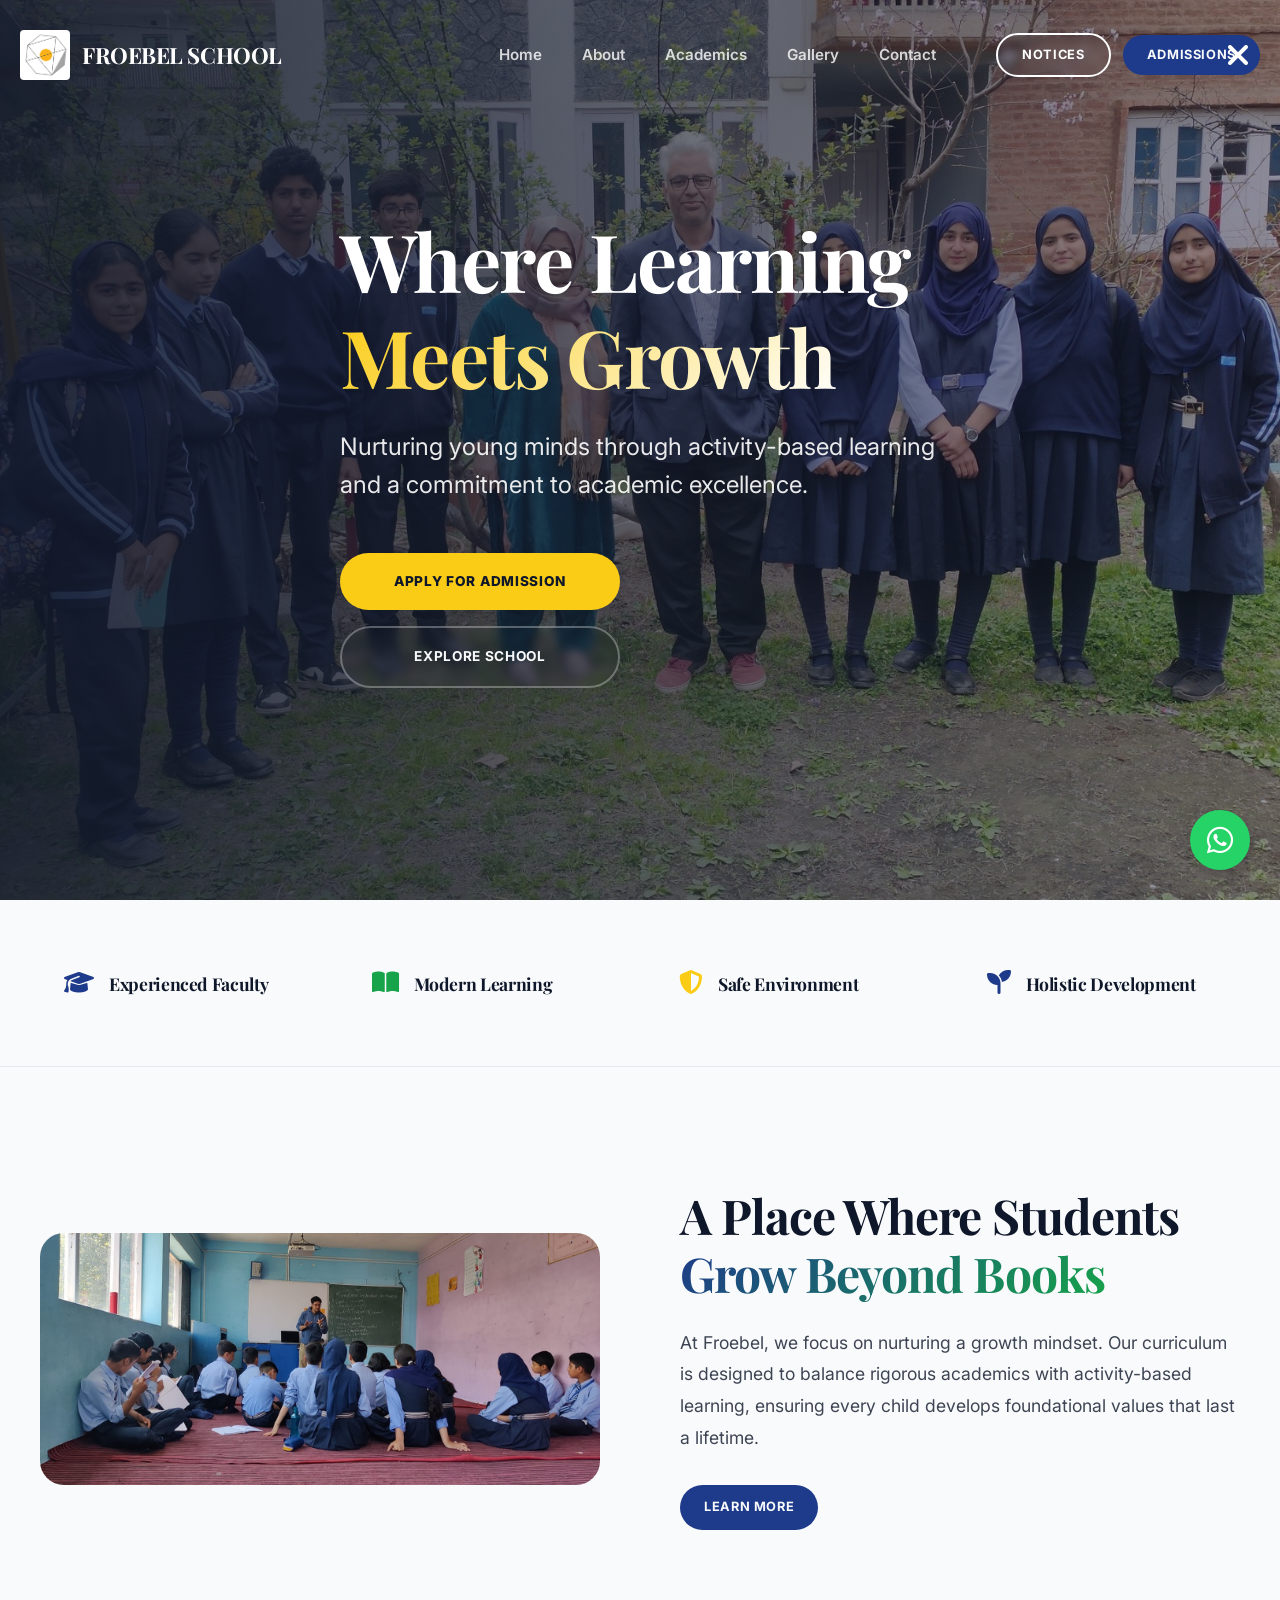
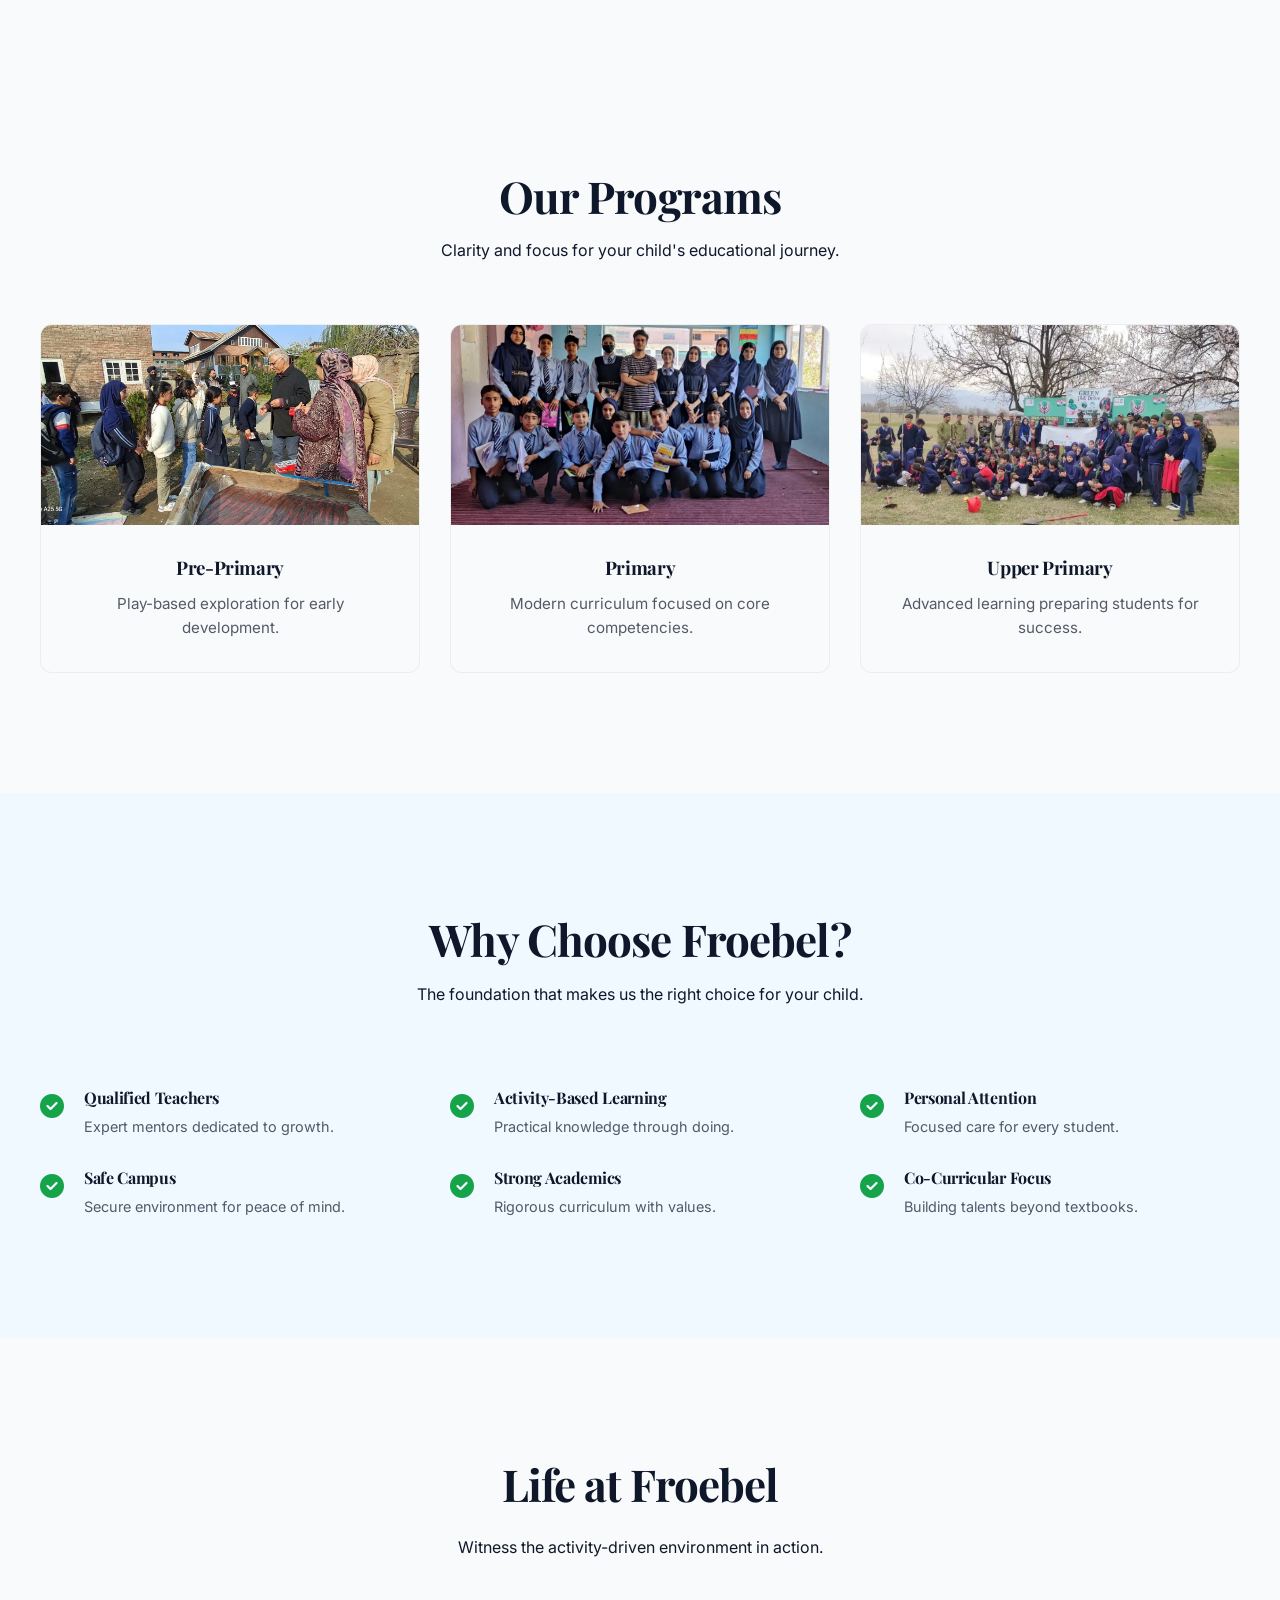
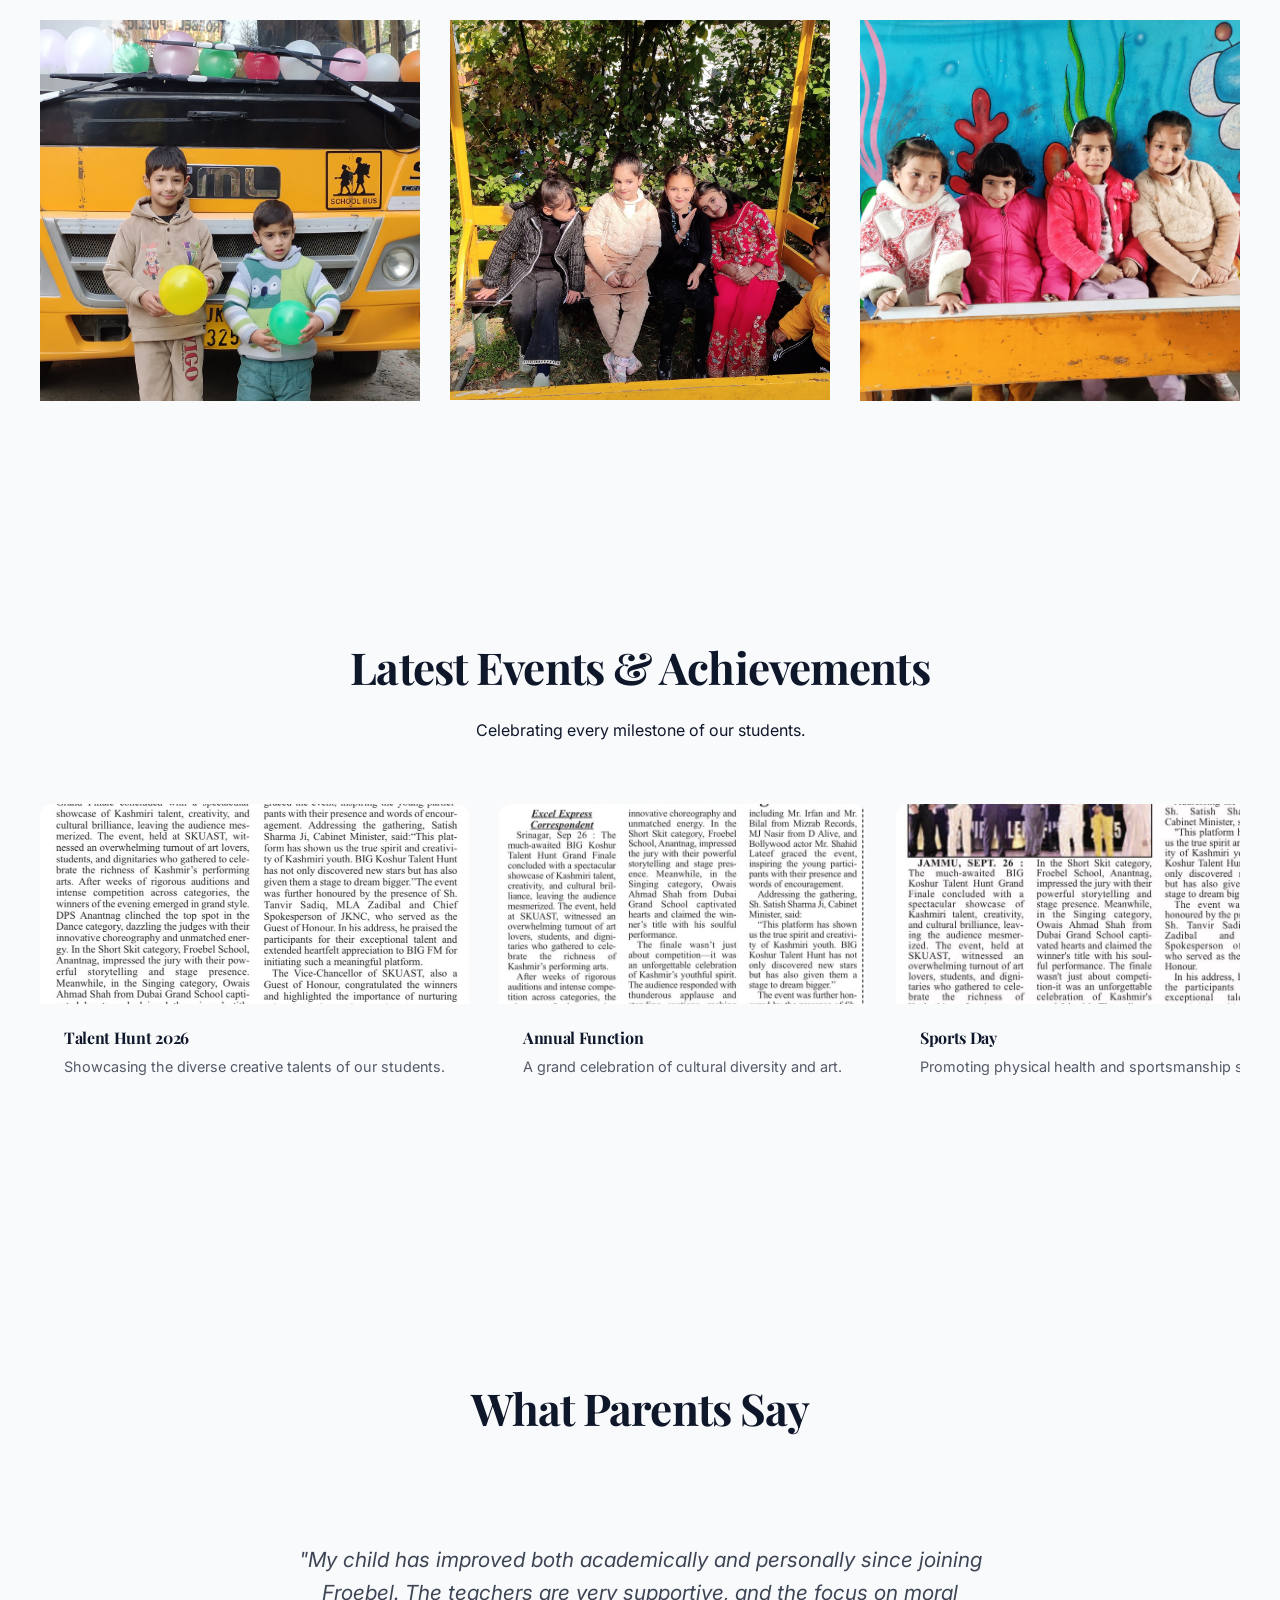
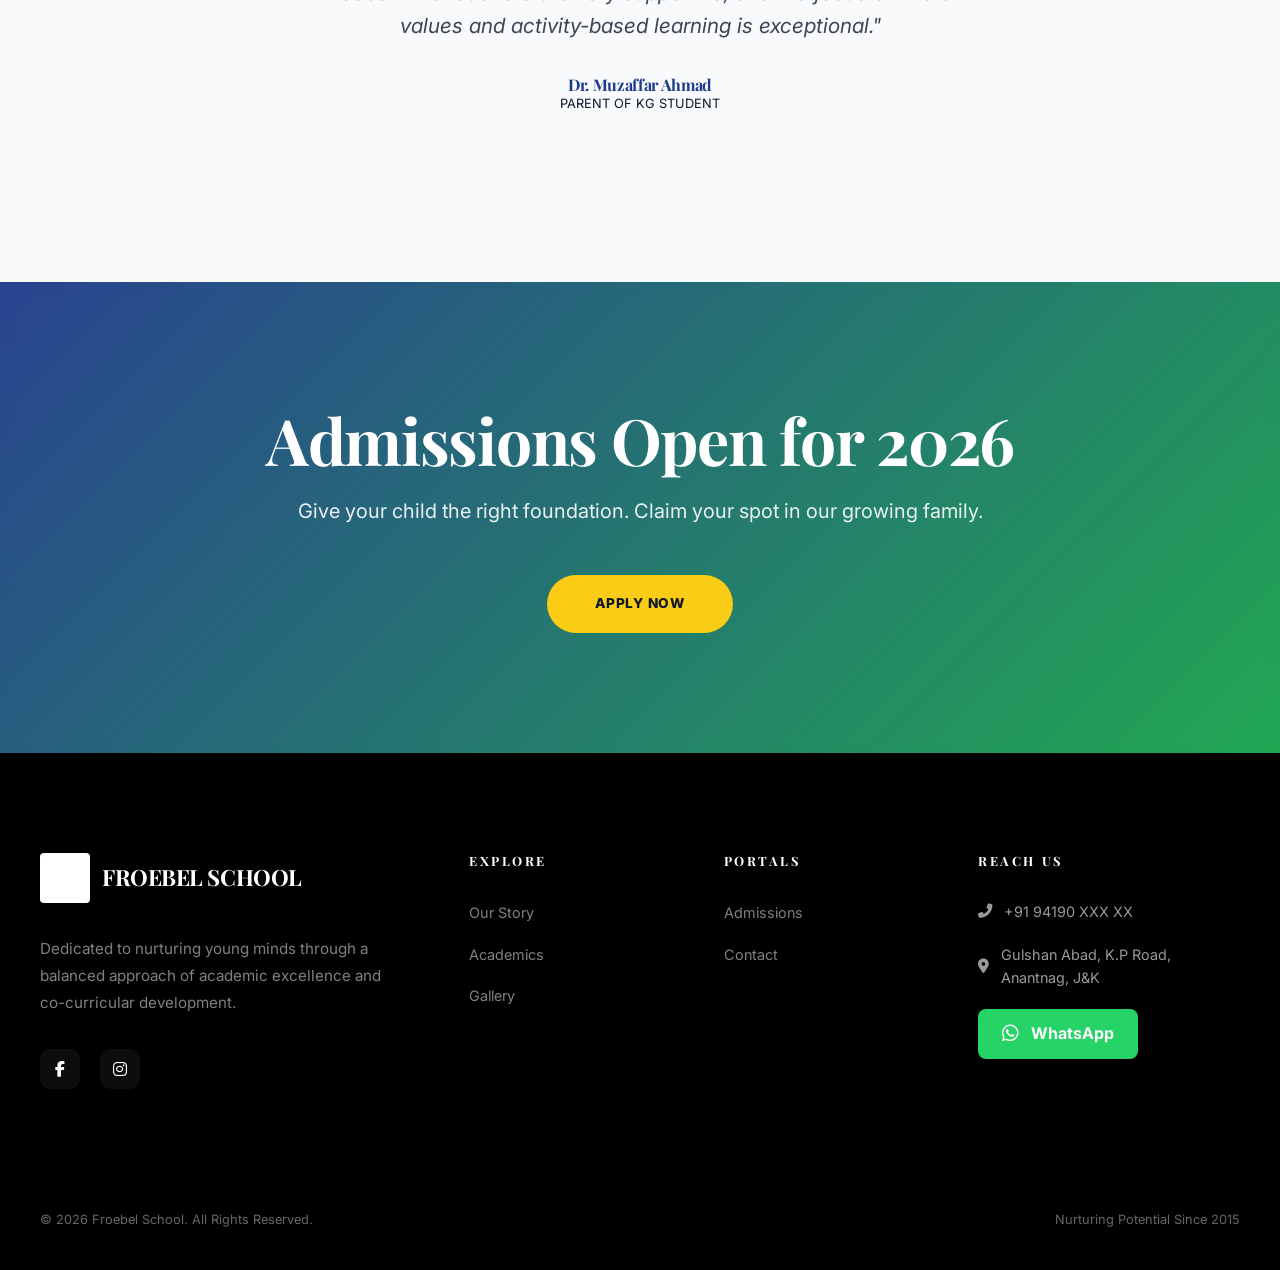
<file: index.html>
<!DOCTYPE html>
<html lang="en">
<head>
    <meta charset="UTF-8">
    <meta name="viewport" content="width=device-width, initial-scale=1.0">
    <title>Froebel School | Where Learning Meets Growth</title>
    <meta name="description" content="An English medium, co-educational school in Gulshan Abad, Anantnag. Focused on activity-based learning and the holistic growth of students.">
    
    <!-- CSS Links -->
    <link rel="stylesheet" href="css/style.css">
    <link rel="stylesheet" href="css/components.css">
    <link rel="stylesheet" href="css/animations.css">
    
    <!-- Fonts -->
    <link rel="preconnect" href="https://fonts.googleapis.com">
    <link rel="preconnect" href="https://fonts.gstatic.com" crossorigin>
    <link href="https://fonts.googleapis.com/css2?family=Inter:wght@300;400;500;600;700&family=Playfair+Display:wght@400;700&display=swap" rel="stylesheet">
    
    <!-- External Assets -->
    <link rel="stylesheet" href="https://cdnjs.cloudflare.com/ajax/libs/font-awesome/6.4.0/css/all.min.css">
</head>
<body>

    <!-- Navbar -->
    <nav>
        <div class="container" style="display: flex; justify-content: space-between; align-items: center; padding: 10px 0;">
            <a href="index.html" class="logo">
                <img src="assets/images/logo.jpg" alt="Froebel Logo">
                <span>FROEBEL SCHOOL</span>
            </a>
            <div class="nav-right" style="display: flex; align-items: center; gap: 60px;">
                <div class="mobile-close" style="position: absolute; top: 30px; right: 30px; font-size: 2rem; cursor: pointer;"><i class="fas fa-times"></i></div>
                <ul class="nav-links">
                    <li><a href="index.html">Home</a></li>
                    <li><a href="about.html">About</a></li>
                    <li><a href="academics.html">Academics</a></li>
                    <li><a href="gallery.html">Gallery</a></li>
                    <li><a href="contact.html">Contact</a></li>
                </ul>
                <div class="nav-actions" style="display: flex; gap: 12px; align-items: center;">
                    <a href="notices.html" class="btn btn-outline" style="padding: 10px 24px; font-size: 0.8rem; border-radius: 100px; color: inherit; border-color: currentColor;">Notices</a>
                    <a href="admissions.html" class="btn btn-primary" style="padding: 10px 24px; font-size: 0.8rem; border-radius: 100px;">Admissions</a>
                </div>
            </div>
            <div class="menu-btn" style="display: none; font-size: 1.8rem; cursor: pointer; color: inherit;"><i class="fas fa-bars"></i></div>
        </div>
    </nav>

    <!-- 1. Hero Section -->
    <header class="hero">
        <!-- Hero Background Slider -->
        <div class="hero-slider">
            <div class="slide active" style="background-image: url('assets/1.jpg');"></div>
            <div class="slide" style="background-image: url('assets/2.jpg');"></div>
            <div class="slide" style="background-image: url('assets/3.jpg');"></div>
            <div class="slide" style="background-image: url('assets/4.jpg');"></div>
        </div>
        
        <div class="hero-overlay"></div>
        <div class="container" style="position: relative; z-index: 2;">
            <div class="hero-content animate">
                <h1 style="color: white; font-size: 5rem; margin-bottom: 24px;">Where Learning<br><span class="text-gradient" style="background: linear-gradient(135deg, var(--accent), #fff); -webkit-background-clip: text; -webkit-text-fill-color: transparent;">Meets Growth</span></h1>
                <p style="color: white; font-size: 1.5rem; margin-bottom: 48px; max-width: 600px; opacity: 0.9;">Nurturing young minds through activity-based learning and a commitment to academic excellence.</p>
                <div class="hero-btns" style="display: flex; flex-direction: column; gap: 16px; align-items: flex-start;">
                    <a href="admissions.html" class="btn btn-primary" style="background: var(--accent); color: var(--dark); padding: 18px 48px; font-weight: 800; width: fit-content; min-width: 280px; text-align: center;">Apply for Admission</a>
                    <a href="about.html" class="btn btn-outline" style="padding: 18px 48px; border: 2px solid rgba(255,255,255,0.3); font-weight: 700; width: fit-content; min-width: 280px; text-align: center;">Explore School</a>
                </div>
            </div>
        </div>
    </header>

    <!-- 2. Trust Bar -->
    <section class="trust-bar" style="background: var(--white); border-bottom: 1px solid var(--gray-100); padding: 40px 0;">
        <div class="container">
            <div class="grid grid-4 stagger-container">
                <div class="card animate-child" style="display: flex; align-items: center; gap: 15px; padding: 24px; border: none; background: transparent;">
                    <div style="font-size: 1.5rem; color: var(--primary);"><i class="fas fa-graduation-cap"></i></div>
                    <h4 style="font-size: 1.1rem; margin: 0;">Experienced Faculty</h4>
                </div>
                <div class="card animate-child" style="display: flex; align-items: center; gap: 15px; padding: 24px; border: none; background: transparent;">
                    <div style="font-size: 1.5rem; color: var(--secondary);"><i class="fas fa-book-open"></i></div>
                    <h4 style="font-size: 1.1rem; margin: 0;">Modern Learning</h4>
                </div>
                <div class="card animate-child" style="display: flex; align-items: center; gap: 15px; padding: 24px; border: none; background: transparent;">
                    <div style="font-size: 1.5rem; color: var(--accent);"><i class="fas fa-shield-alt"></i></div>
                    <h4 style="font-size: 1.1rem; margin: 0;">Safe Environment</h4>
                </div>
                <div class="card animate-child" style="display: flex; align-items: center; gap: 15px; padding: 24px; border: none; background: transparent;">
                    <div style="font-size: 1.5rem; color: var(--primary);"><i class="fas fa-seedling"></i></div>
                    <h4 style="font-size: 1.1rem; margin: 0;">Holistic Development</h4>
                </div>
            </div>
        </div>
    </section>

    <!-- 3. About Preview -->
    <section class="about-preview section">
        <div class="container">
            <div class="grid grid-2" style="align-items: center; gap: 80px;">
                <div class="animate slide-left">
                    <div class="img-zoom-container" style="border-radius: var(--radius-lg); overflow: hidden; box-shadow: var(--shadow-premium);">
                        <img src="assets/classes.jpg" alt="Warm Classroom" style="width: 100%;">
                    </div>
                </div>
                <div class="animate slide-right">
                    <h2 style="font-size: 3rem; margin-bottom: 24px;">A Place Where Students<br><span class="text-gradient">Grow Beyond Books</span></h2>
                    <p style="font-size: 1.1rem; margin-bottom: 32px; opacity: 0.8; line-height: 1.8;">At Froebel, we focus on nurturing a growth mindset. Our curriculum is designed to balance rigorous academics with activity-based learning, ensuring every child develops foundational values that last a lifetime.</p>
                    <a href="about.html" class="btn btn-primary" style="padding: 12px 24px; font-size: 0.8rem;">Learn More</a>
                </div>
            </div>
        </div>
    </section>

    <!-- 4. Programs -->
    <section class="programs section" style="background: var(--surface);">
        <div class="container">
            <div class="text-center animate" style="margin-bottom: 60px;">
                <h2 style="margin-bottom: 16px;">Our Programs</h2>
                <p>Clarity and focus for your child's educational journey.</p>
            </div>
            <div class="grid grid-3 stagger-container">
                <div class="card card-lift text-center" style="padding: 0; overflow: hidden; border: 1px solid rgba(0,0,0,0.05);">
                    <img src="assets/8.jpg" alt="Pre-Primary" style="width: 100%; height: 200px; object-fit: cover;">
                    <div style="padding: 32px;">
                        <h3 style="margin-bottom: 12px;">Pre-Primary</h3>
                        <p style="font-size: 0.95rem; opacity: 0.7;">Play-based exploration for early development.</p>
                    </div>
                </div>
                <div class="card card-lift text-center" style="padding: 0; overflow: hidden; border: 1px solid rgba(0,0,0,0.05);">
                    <img src="assets/classes2.jpg" alt="Primary" style="width: 100%; height: 200px; object-fit: cover;">
                    <div style="padding: 32px;">
                        <h3 style="margin-bottom: 12px;">Primary</h3>
                        <p style="font-size: 0.95rem; opacity: 0.7;">Modern curriculum focused on core competencies.</p>
                    </div>
                </div>
                <div class="card card-lift text-center" style="padding: 0; overflow: hidden; border: 1px solid rgba(0,0,0,0.05);">
                    <img src="assets/edudrive/edudrives1.webp" alt="Upper Primary" style="width: 100%; height: 200px; object-fit: cover;">
                    <div style="padding: 32px;">
                        <h3 style="margin-bottom: 12px;">Upper Primary</h3>
                        <p style="font-size: 0.95rem; opacity: 0.7;">Advanced learning preparing students for success.</p>
                    </div>
                </div>
            </div>
        </div>
    </section>

    <!-- 5. Why Choose Us -->
    <section class="why-choose-us section" style="background: #F0F9FF;">
        <div class="container">
            <div class="text-center animate" style="margin-bottom: 80px;">
                <h2 style="margin-bottom: 16px;">Why Choose Froebel?</h2>
                <p>The foundation that makes us the right choice for your child.</p>
            </div>
            <div class="grid grid-3 stagger-container">
                <div class="animate-child" style="display: flex; gap: 20px; align-items: start;">
                    <div style="font-size: 1.5rem; color: var(--secondary);"><i class="fas fa-check-circle"></i></div>
                    <div>
                        <h4 style="margin-bottom: 8px;">Qualified Teachers</h4>
                        <p style="font-size: 0.9rem; opacity: 0.7;">Expert mentors dedicated to growth.</p>
                    </div>
                </div>
                <div class="animate-child" style="display: flex; gap: 20px; align-items: start;">
                    <div style="font-size: 1.5rem; color: var(--secondary);"><i class="fas fa-check-circle"></i></div>
                    <div>
                        <h4 style="margin-bottom: 8px;">Activity-Based Learning</h4>
                        <p style="font-size: 0.9rem; opacity: 0.7;">Practical knowledge through doing.</p>
                    </div>
                </div>
                <div class="animate-child" style="display: flex; gap: 20px; align-items: start;">
                    <div style="font-size: 1.5rem; color: var(--secondary);"><i class="fas fa-check-circle"></i></div>
                    <div>
                        <h4 style="margin-bottom: 8px;">Personal Attention</h4>
                        <p style="font-size: 0.9rem; opacity: 0.7;">Focused care for every student.</p>
                    </div>
                </div>
                <div class="animate-child" style="display: flex; gap: 20px; align-items: start;">
                    <div style="font-size: 1.5rem; color: var(--secondary);"><i class="fas fa-check-circle"></i></div>
                    <div>
                        <h4 style="margin-bottom: 8px;">Safe Campus</h4>
                        <p style="font-size: 0.9rem; opacity: 0.7;">Secure environment for peace of mind.</p>
                    </div>
                </div>
                <div class="animate-child" style="display: flex; gap: 20px; align-items: start;">
                    <div style="font-size: 1.5rem; color: var(--secondary);"><i class="fas fa-check-circle"></i></div>
                    <div>
                        <h4 style="margin-bottom: 8px;">Strong Academics</h4>
                        <p style="font-size: 0.9rem; opacity: 0.7;">Rigorous curriculum with values.</p>
                    </div>
                </div>
                <div class="animate-child" style="display: flex; gap: 20px; align-items: start;">
                    <div style="font-size: 1.5rem; color: var(--secondary);"><i class="fas fa-check-circle"></i></div>
                    <div>
                        <h4 style="margin-bottom: 8px;">Co-Curricular Focus</h4>
                        <p style="font-size: 0.9rem; opacity: 0.7;">Building talents beyond textbooks.</p>
                    </div>
                </div>
            </div>
        </div>
    </section>

    <!-- 6. Gallery -->
    <section class="gallery section">
        <div class="container">
            <div class="text-center animate" style="margin-bottom: 60px;">
                <h2>Life at Froebel</h2>
                <p>Witness the activity-driven environment in action.</p>
            </div>
            <div class="grid grid-3 stagger-container">
                <div class="img-zoom-container animate-child" style="position: relative;">
                    <img src="assets/2.jpg" alt="Gallery">
                    <div style="position: absolute; top:0; left:0; width:100%; height:100%; background: rgba(0,0,0,0.5); display: flex; align-items: center; justify-content: center; opacity: 0; transition: 0.3s;" onmouseover="this.style.opacity=1" onmouseout="this.style.opacity=0">
                        <span style="color: white; font-weight: 700;">View Image</span>
                    </div>
                </div>
                <div class="img-zoom-container animate-child" style="position: relative;">
                    <img src="assets/3.jpg" alt="Gallery">
                    <div style="position: absolute; top:0; left:0; width:100%; height:100%; background: rgba(0,0,0,0.5); display: flex; align-items: center; justify-content: center; opacity: 0; transition: 0.3s;" onmouseover="this.style.opacity=1" onmouseout="this.style.opacity=0">
                        <span style="color: white; font-weight: 700;">View Image</span>
                    </div>
                </div>
                <div class="img-zoom-container animate-child" style="position: relative;">
                    <img src="assets/5.jpg" alt="Gallery">
                    <div style="position: absolute; top:0; left:0; width:100%; height:100%; background: rgba(0,0,0,0.5); display: flex; align-items: center; justify-content: center; opacity: 0; transition: 0.3s;" onmouseover="this.style.opacity=1" onmouseout="this.style.opacity=0">
                        <span style="color: white; font-weight: 700;">View Image</span>
                    </div>
                </div>
            </div>
        </div>
    </section>

    <!-- 7. Events / Achievements -->
    <section class="events section" style="background: var(--surface);">
        <div class="container">
            <div class="text-center animate" style="margin-bottom: 60px;">
                <h2>Latest Events & Achievements</h2>
                <p>Celebrating every milestone of our students.</p>
            </div>
            <div class="horizontal-scroll" style="display: flex; gap: 30px; overflow-x: auto; padding-bottom: 40px; scroll-behavior: smooth;">
                <div class="card" style="min-width: 320px; padding: 0; border: none; flex-shrink: 0;">
                    <img src="assets/news/news1.jpg" alt="Event" style="width: 100%; height: 200px; object-fit: cover; border-radius: var(--radius-md) var(--radius-md) 0 0;">
                    <div style="padding: 24px;">
                        <h4 style="margin-bottom: 8px;">Talent Hunt 2026</h4>
                        <p style="font-size: 0.9rem; opacity: 0.7;">Showcasing the diverse creative talents of our students.</p>
                    </div>
                </div>
                <div class="card" style="min-width: 320px; padding: 0; border: none; flex-shrink: 0;">
                    <img src="assets/news/news2.jpg" alt="Event" style="width: 100%; height: 200px; object-fit: cover; border-radius: var(--radius-md) var(--radius-md) 0 0;">
                    <div style="padding: 24px;">
                        <h4 style="margin-bottom: 8px;">Annual Function</h4>
                        <p style="font-size: 0.9rem; opacity: 0.7;">A grand celebration of cultural diversity and art.</p>
                    </div>
                </div>
                <div class="card" style="min-width: 320px; padding: 0; border: none; flex-shrink: 0;">
                    <img src="assets/news/news3.jpg" alt="Event" style="width: 100%; height: 200px; object-fit: cover; border-radius: var(--radius-md) var(--radius-md) 0 0;">
                    <div style="padding: 24px;">
                        <h4 style="margin-bottom: 8px;">Sports Day</h4>
                        <p style="font-size: 0.9rem; opacity: 0.7;">Promoting physical health and sportsmanship spirit.</p>
                    </div>
                </div>
                <div class="card" style="min-width: 320px; padding: 0; border: none; flex-shrink: 0;">
                    <img src="assets/news/news4.jpg" alt="Event" style="width: 100%; height: 200px; object-fit: cover; border-radius: var(--radius-md) var(--radius-md) 0 0;">
                    <div style="padding: 24px;">
                        <h4 style="margin-bottom: 8px;">Science Fair</h4>
                        <p style="font-size: 0.9rem; opacity: 0.7;">Exploring curiosity through activity-based experiments.</p>
                    </div>
                </div>
            </div>
        </div>
    </section>

    <!-- 8. Testimonials -->
    <section class="testimonials section">
        <div class="container">
            <div class="text-center animate" style="margin-bottom: 60px;">
                <h2>What Parents Say</h2>
            </div>
            <div style="max-width: 800px; margin: 0 auto;">
                <div class="card text-center animate" style="border: none; background: var(--surface);">
                      <p style="font-size: 1.3rem; font-style: italic; opacity: 0.8; margin-bottom: 32px;">"My child has improved both academically and personally since joining Froebel. The teachers are very supportive, and the focus on moral values and activity-based learning is exceptional."</p>
                      <h4 style="margin: 0; color: var(--primary);">Dr. Muzaffar Ahmad</h4>
                     <p style="font-size: 0.8rem; text-transform: uppercase;">Parent of KG Student</p>
                </div>
            </div>
        </div>
    </section>

    <!-- 9. Admission CTA -->
    <section class="admission-cta section" style="background: linear-gradient(135deg, var(--primary), var(--secondary)); padding: 120px 0; position: relative; overflow: hidden;">
        <div style="position: absolute; top:0; left:0; width:100%; height:100%; background: rgba(255,255,255,0.05); backdrop-filter: blur(5px);"></div>
        <div class="container text-center animate" style="position: relative; z-index: 1;">
            <h2 style="color: white; font-size: 4rem; margin-bottom: 16px;">Admissions Open for 2026</h2>
            <p style="color: white; font-size: 1.25rem; margin-bottom: 48px; opacity: 0.9;">Give your child the right foundation. Claim your spot in our growing family.</p>
            <a href="admissions.html" class="btn" style="background: var(--accent); color: var(--dark); padding: 18px 48px; border-radius: 100px; font-weight: 800;">Apply Now</a>
        </div>
    </section>

    <!-- 10. Contact + Footer - Closure -->
    <footer style="background: #000; color: white; padding: 100px 0 40px;">
        <div class="container">
            <div class="footer-grid" style="grid-template-columns: 2fr 1fr 1fr 1.5fr; display: grid; gap: 80px; margin-bottom: 80px;">
                <div class="footer-content">
                    <div class="logo" style="margin-bottom: 32px; color: white;">
                        <img src="assets/images/logo.jpg" alt="Froebel Logo" style="filter: brightness(0) invert(1); height: 50px;">
                        <span>FROEBEL SCHOOL</span>
                    </div>
                    <p style="opacity: 0.5; font-size: 0.95rem; line-height: 1.8; margin-bottom: 32px;">Dedicated to nurturing young minds through a balanced approach of academic excellence and co-curricular development.</p>
                    <div style="display: flex; gap: 20px;">
                        <a href="#" style="width: 40px; height: 40px; border-radius: 10px; background: rgba(255,255,255,0.05); display: flex; align-items: center; justify-content: center; transition: 0.3s;" onmouseover="this.style.background='var(--primary)'" onmouseout="this.style.background='rgba(255,255,255,0.05)'"><i class="fab fa-facebook-f"></i></a>
                        <a href="#" style="width: 40px; height: 40px; border-radius: 10px; background: rgba(255,255,255,0.05); display: flex; align-items: center; justify-content: center; transition: 0.3s;" onmouseover="this.style.background='var(--primary)'" onmouseout="this.style.background='rgba(255,255,255,0.05)'"><i class="fab fa-instagram"></i></a>
                    </div>
                </div>
                <div class="footer-content">
                    <h4 style="color: white; font-size: 0.8rem; text-transform: uppercase; letter-spacing: 0.2em; margin-bottom: 32px;">Explore</h4>
                    <ul style="display: flex; flex-direction: column; gap: 16px; list-style: none;">
                        <li><a href="about.html" style="opacity: 0.5; transition: 0.3s; font-size: 0.9rem;" onmouseover="this.style.opacity='1'" onmouseout="this.style.opacity='0.5'">Our Story</a></li>
                        <li><a href="academics.html" style="opacity: 0.5; transition: 0.3s; font-size: 0.9rem;" onmouseover="this.style.opacity='1'" onmouseout="this.style.opacity='0.5'">Academics</a></li>
                        <li><a href="gallery.html" style="opacity: 0.5; transition: 0.3s; font-size: 0.9rem;" onmouseover="this.style.opacity='1'" onmouseout="this.style.opacity='0.5'">Gallery</a></li>
                    </ul>
                </div>
                <div class="footer-content">
                    <h4 style="color: white; font-size: 0.8rem; text-transform: uppercase; letter-spacing: 0.2em; margin-bottom: 32px;">Portals</h4>
                    <ul style="display: flex; flex-direction: column; gap: 16px; list-style: none;">
                        <li><a href="admissions.html" style="opacity: 0.5; transition: 0.3s; font-size: 0.9rem;" onmouseover="this.style.opacity='1'" onmouseout="this.style.opacity='0.5'">Admissions</a></li>
                        <li><a href="contact.html" style="opacity: 0.5; transition: 0.3s; font-size: 0.9rem;" onmouseover="this.style.opacity='1'" onmouseout="this.style.opacity='0.5'">Contact</a></li>
                    </ul>
                </div>
                <div class="footer-content">
                    <h4 style="color: white; font-size: 0.8rem; text-transform: uppercase; letter-spacing: 0.2em; margin-bottom: 32px;">Reach Us</h4>
                    <div style="display: flex; flex-direction: column; gap: 20px;">
                        <a href="tel:+9194190XXXXX" style="display: flex; align-items: center; gap: 12px; color: white; opacity: 0.6; font-size: 0.9rem; transition: 0.3s;" onmouseover="this.style.opacity='1'" onmouseout="this.style.opacity='0.6'"><i class="fas fa-phone-alt"></i> +91 94190 XXX XX</a>
                        <p style="display: flex; align-items: center; gap: 12px; color: white; opacity: 0.6; font-size: 0.9rem;"><i class="fas fa-map-marker-alt"></i> Gulshan Abad, K.P Road, Anantnag, J&K</p>
                        <a href="https://wa.me/9194190XXXXX" style="display: inline-flex; align-items: center; gap: 12px; background: #25D366; color: white; padding: 12px 24px; border-radius: 8px; font-weight: 700; width: fit-content; transition: 0.3s;" onmouseover="this.style.transform='translateY(-2px)'" onmouseout="this.style.transform='translateY(0)'"><i class="fab fa-whatsapp" style="font-size: 1.2rem;"></i> WhatsApp</a>
                    </div>
                </div>
            </div>
            <div style="padding-top: 40px; border-top: 1px solid rgba(255,255,255,0.05); display: flex; justify-content: space-between; align-items: center; opacity: 0.4; font-size: 0.8rem;">
                <p>&copy; 2026 Froebel School. All Rights Reserved.</p>
                <p>Nurturing Potential Since 2015</p>
            </div>
        </div>
    </footer>

    <!-- WhatsApp Floating -->
    <a href="https://wa.me/9194190XXXXX" class="whatsapp-float" target="_blank">
        <i class="fab fa-whatsapp"></i>
    </a>

    <!-- JS Scripts -->
    <script src="js/main.js"></script>
    <script src="js/animations.js"></script>
</body>
</html>
</file>
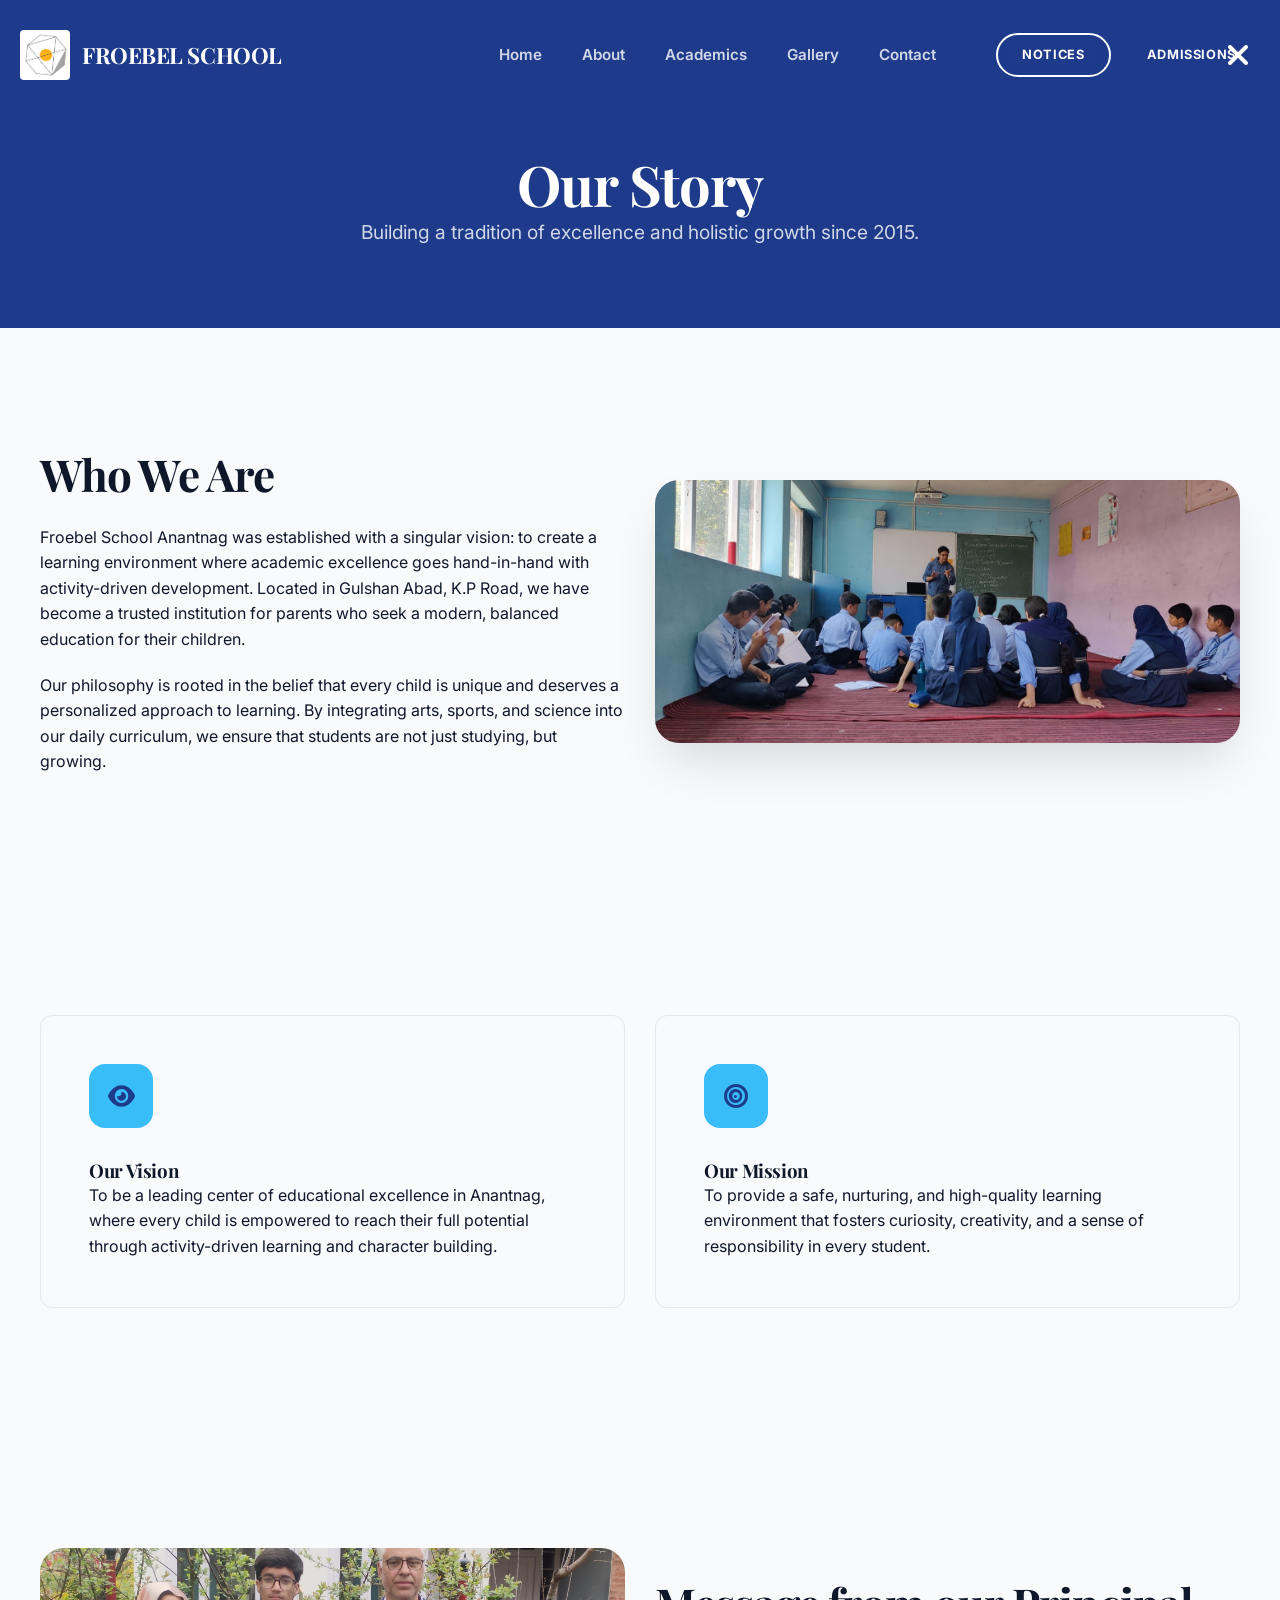
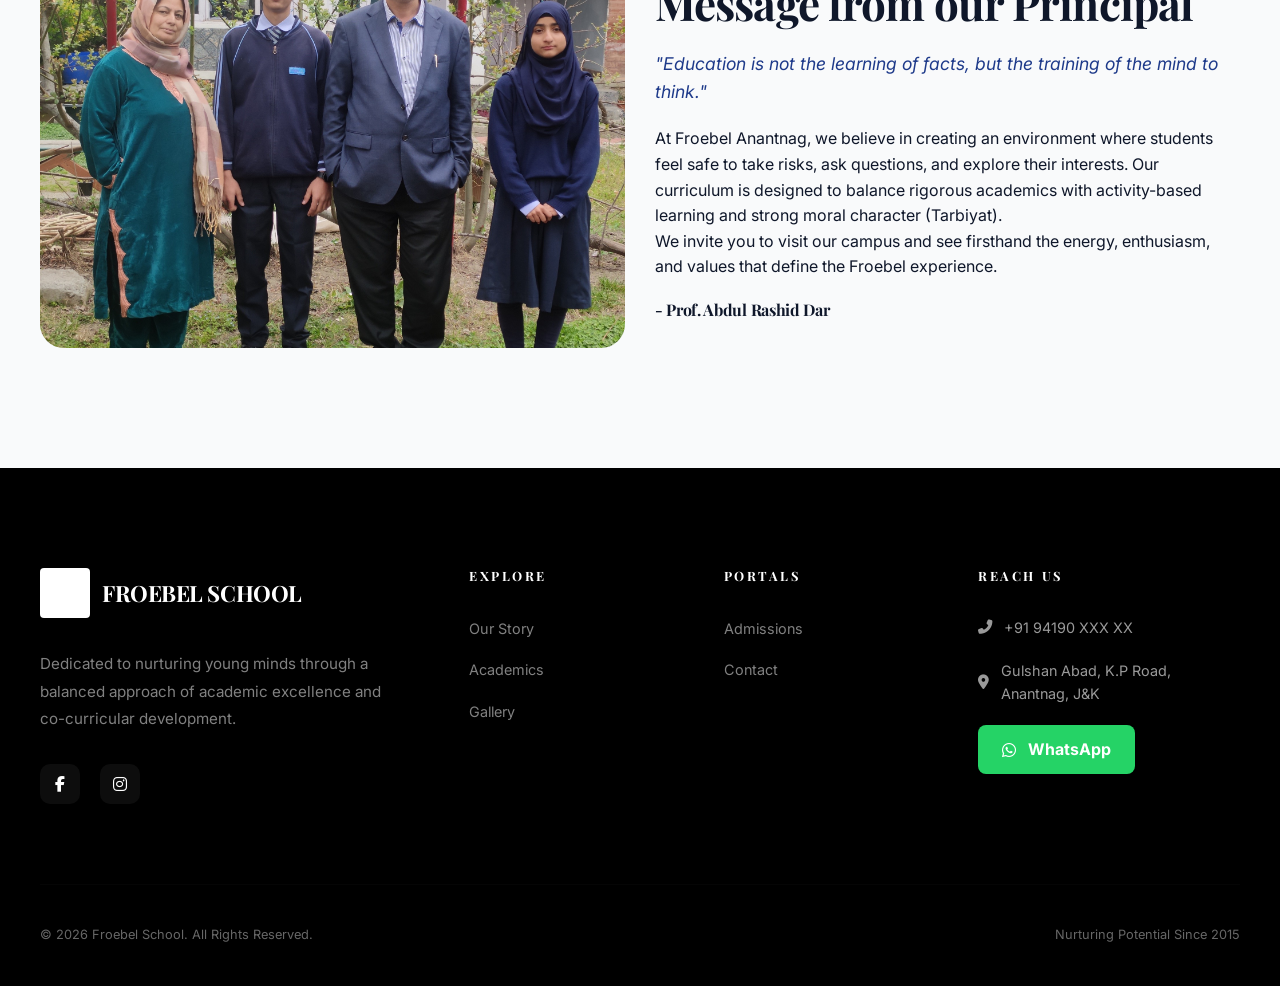
<file: about.html>
<!DOCTYPE html>
<html lang="en">
<head>
    <meta charset="UTF-8">
    <meta name="viewport" content="width=device-width, initial-scale=1.0">
    <title>About Us | Froebel School</title>
    <link rel="stylesheet" href="css/style.css">
    <link rel="stylesheet" href="css/components.css">
    <link rel="stylesheet" href="css/animations.css">
    <!-- Fonts -->
    <link rel="preconnect" href="https://fonts.googleapis.com">
    <link rel="preconnect" href="https://fonts.gstatic.com" crossorigin>
    <link href="https://fonts.googleapis.com/css2?family=Inter:wght@300;400;500;600;700&family=Playfair+Display:wght@400;700&display=swap" rel="stylesheet">
    
    <!-- External Assets -->
    <link rel="stylesheet" href="https://cdnjs.cloudflare.com/ajax/libs/font-awesome/6.4.0/css/all.min.css">
</head>
<body>

    <!-- Navbar (Same as index) -->
    <nav class="scrolled">
        <div class="container" style="display: flex; justify-content: space-between; align-items: center; padding: 10px 0;">
            <a href="index.html" class="logo">
                <img src="assets/images/logo.jpg" alt="Froebel Logo">
                <span>FROEBEL SCHOOL</span>
            </a>
            <div class="nav-right" style="display: flex; align-items: center; gap: 60px;">
                <div class="mobile-close" style="position: absolute; top: 30px; right: 30px; font-size: 2rem; cursor: pointer;"><i class="fas fa-times"></i></div>
                <ul class="nav-links">
                    <li><a href="index.html">Home</a></li>
                    <li><a href="about.html">About</a></li>
                    <li><a href="academics.html">Academics</a></li>
                    <li><a href="gallery.html">Gallery</a></li>
                    <li><a href="contact.html">Contact</a></li>
                </ul>
                <div class="nav-actions" style="display: flex; gap: 12px; align-items: center;">
                    <a href="notices.html" class="btn btn-outline" style="padding: 10px 24px; font-size: 0.8rem; border-radius: 100px; color: inherit; border-color: currentColor;">Notices</a>
                    <a href="admissions.html" class="btn btn-primary" style="padding: 10px 24px; font-size: 0.8rem; border-radius: 100px;">Admissions</a>
                </div>
            </div>
            <div class="menu-btn" style="display: none; font-size: 1.8rem; cursor: pointer; color: inherit;"><i class="fas fa-bars"></i></div>
        </div>
    </nav>

    <!-- Page Banner -->
    <section class="page-banner" style="background: var(--primary); padding: 150px 0 80px; color: white; text-align: center;">
        <div class="container">
            <h1 style="color: white; font-size: 3.5rem;">Our Story</h1>
            <p style="opacity: 0.8; font-size: 1.2rem;">Building a tradition of excellence and holistic growth since 2015.</p>
        </div>
    </section>

    <!-- Intro -->
    <section class="about-intro section">
        <div class="container">
            <div class="grid grid-2" style="align-items: center;">
                <div class="animate">
                    <h2>Who We Are</h2>
                    <p style="margin-bottom: 20px;">Froebel School Anantnag was established with a singular vision: to create a learning environment where academic excellence goes hand-in-hand with activity-driven development. Located in Gulshan Abad, K.P Road, we have become a trusted institution for parents who seek a modern, balanced education for their children.</p>
                    <p>Our philosophy is rooted in the belief that every child is unique and deserves a personalized approach to learning. By integrating arts, sports, and science into our daily curriculum, we ensure that students are not just studying, but growing.</p>
                </div>
                <div class="animate img-zoom-container">
                    <img src="assets/classes.jpg" alt="Classroom Environment" style="border-radius: var(--radius-lg); box-shadow: var(--shadow-lg); width: 100%;">
                </div>
            </div>
        </div>
    </section>

    <!-- Vision & Mission -->
    <section class="vision-mission section" style="background: var(--light-gray);">
        <div class="container">
            <div class="grid grid-2">
                <div class="card animate">
                    <div class="card-icon"><i class="fas fa-eye"></i></div>
                    <h3>Our Vision</h3>
                    <p>To be a leading center of educational excellence in Anantnag, where every child is empowered to reach their full potential through activity-driven learning and character building.</p>
                </div>
                <div class="card animate delay-100">
                    <div class="card-icon"><i class="fas fa-bullseye"></i></div>
                    <h3>Our Mission</h3>
                    <p>To provide a safe, nurturing, and high-quality learning environment that fosters curiosity, creativity, and a sense of responsibility in every student.</p>
                </div>
            </div>
        </div>
    </section>

    <!-- Principal's Message -->
    <section class="principal-message section">
        <div class="container">
            <div class="grid grid-2" style="align-items: center;">
                <div class="animate img-zoom-container">
                    <img src="assets/principal.jpg" alt="Principal" style="border-radius: var(--radius-lg); width: 100%; height: 400px; object-fit: cover;">
                </div>
                <div class="animate">
                    <h2 style="margin-bottom: 20px;">Message from our Principal</h2>
                    <p style="font-style: italic; margin-bottom: 20px; font-size: 1.1rem; color: var(--primary);">"Education is not the learning of facts, but the training of the mind to think."</p>
                    <p>At Froebel Anantnag, we believe in creating an environment where students feel safe to take risks, ask questions, and explore their interests. Our curriculum is designed to balance rigorous academics with activity-based learning and strong moral character (Tarbiyat).</p>
                    <p>We invite you to visit our campus and see firsthand the energy, enthusiasm, and values that define the Froebel experience.</p>
                    <h4 style="margin-top: 20px;">- Prof. Abdul Rashid Dar</h4>
                </div>
            </div>
        </div>
    </section>

    <!-- 10. Contact + Footer - Closure -->
    <footer style="background: #000; color: white; padding: 100px 0 40px;">
        <div class="container">
            <div class="footer-grid" style="grid-template-columns: 2fr 1fr 1fr 1.5fr; display: grid; gap: 80px; margin-bottom: 80px;">
                <div class="footer-content">
                    <div class="logo" style="margin-bottom: 32px; color: white;">
                        <img src="assets/images/logo.jpg" alt="Froebel Logo" style="filter: brightness(0) invert(1); height: 50px;">
                        <span>FROEBEL SCHOOL</span>
                    </div>
                    <p style="opacity: 0.5; font-size: 0.95rem; line-height: 1.8; margin-bottom: 32px;">Dedicated to nurturing young minds through a balanced approach of academic excellence and co-curricular development.</p>
                    <div style="display: flex; gap: 20px;">
                        <a href="#" style="width: 40px; height: 40px; border-radius: 10px; background: rgba(255,255,255,0.05); display: flex; align-items: center; justify-content: center; transition: 0.3s;"><i class="fab fa-facebook-f"></i></a>
                        <a href="#" style="width: 40px; height: 40px; border-radius: 10px; background: rgba(255,255,255,0.05); display: flex; align-items: center; justify-content: center; transition: 0.3s;"><i class="fab fa-instagram"></i></a>
                    </div>
                </div>
                <div class="footer-content">
                    <h4 style="color: white; font-size: 0.8rem; text-transform: uppercase; letter-spacing: 0.2em; margin-bottom: 32px;">Explore</h4>
                    <ul style="display: flex; flex-direction: column; gap: 16px; list-style: none;">
                        <li><a href="about.html" style="opacity: 0.5; transition: 0.3s; font-size: 0.9rem;">Our Story</a></li>
                        <li><a href="academics.html" style="opacity: 0.5; transition: 0.3s; font-size: 0.9rem;">Academics</a></li>
                        <li><a href="gallery.html" style="opacity: 0.5; transition: 0.3s; font-size: 0.9rem;">Gallery</a></li>
                    </ul>
                </div>
                <div class="footer-content">
                    <h4 style="color: white; font-size: 0.8rem; text-transform: uppercase; letter-spacing: 0.2em; margin-bottom: 32px;">Portals</h4>
                    <ul style="display: flex; flex-direction: column; gap: 16px; list-style: none;">
                        <li><a href="admissions.html" style="opacity: 0.5; transition: 0.3s; font-size: 0.9rem;">Admissions</a></li>
                        <li><a href="contact.html" style="opacity: 0.5; transition: 0.3s; font-size: 0.9rem;">Contact</a></li>
                    </ul>
                </div>
                <div class="footer-content">
                    <h4 style="color: white; font-size: 0.8rem; text-transform: uppercase; letter-spacing: 0.2em; margin-bottom: 32px;">Reach Us</h4>
                    <div style="display: flex; flex-direction: column; gap: 20px;">
                        <a href="tel:+9194190XXXXX" style="display: flex; align-items: center; gap: 12px; color: white; opacity: 0.6; font-size: 0.9rem;"><i class="fas fa-phone-alt"></i> +91 94190 XXX XX</a>
                        <p style="display: flex; align-items: center; gap: 12px; color: white; opacity: 0.6; font-size: 0.9rem;"><i class="fas fa-map-marker-alt"></i> Gulshan Abad, K.P Road, Anantnag, J&K</p>
                        <a href="https://wa.me/9194190XXXXX" style="display: inline-flex; align-items: center; gap: 12px; background: #25D366; color: white; padding: 12px 24px; border-radius: 8px; font-weight: 700; width: fit-content;"><i class="fab fa-whatsapp"></i> WhatsApp</a>
                    </div>
                </div>
            </div>
            <div style="padding-top: 40px; border-top: 1px solid rgba(255,255,255,0.05); display: flex; justify-content: space-between; align-items: center; opacity: 0.4; font-size: 0.8rem;">
                <p>&copy; 2026 Froebel School. All Rights Reserved.</p>
                <p>Nurturing Potential Since 2015</p>
            </div>
        </div>
    </footer>

    <script src="js/main.js"></script>
    <script src="js/animations.js"></script>
</body>
</html>
</file>
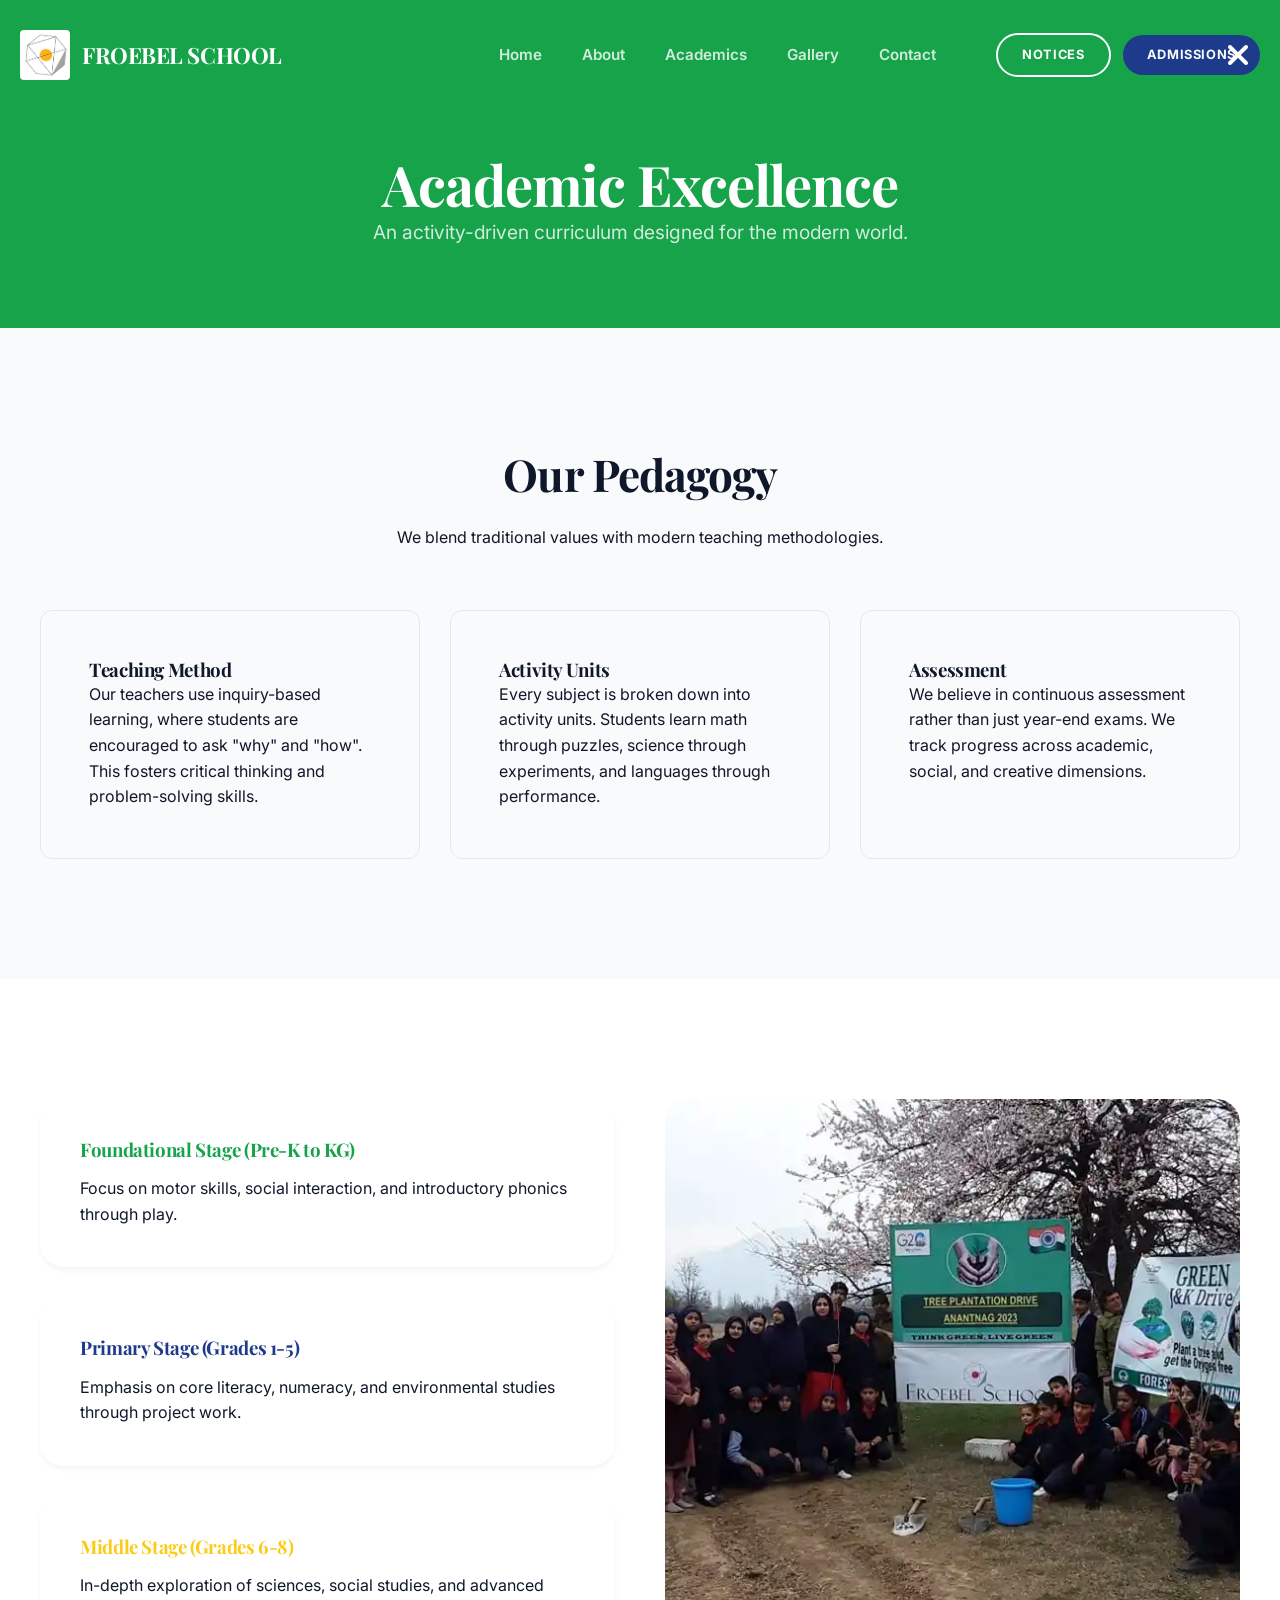
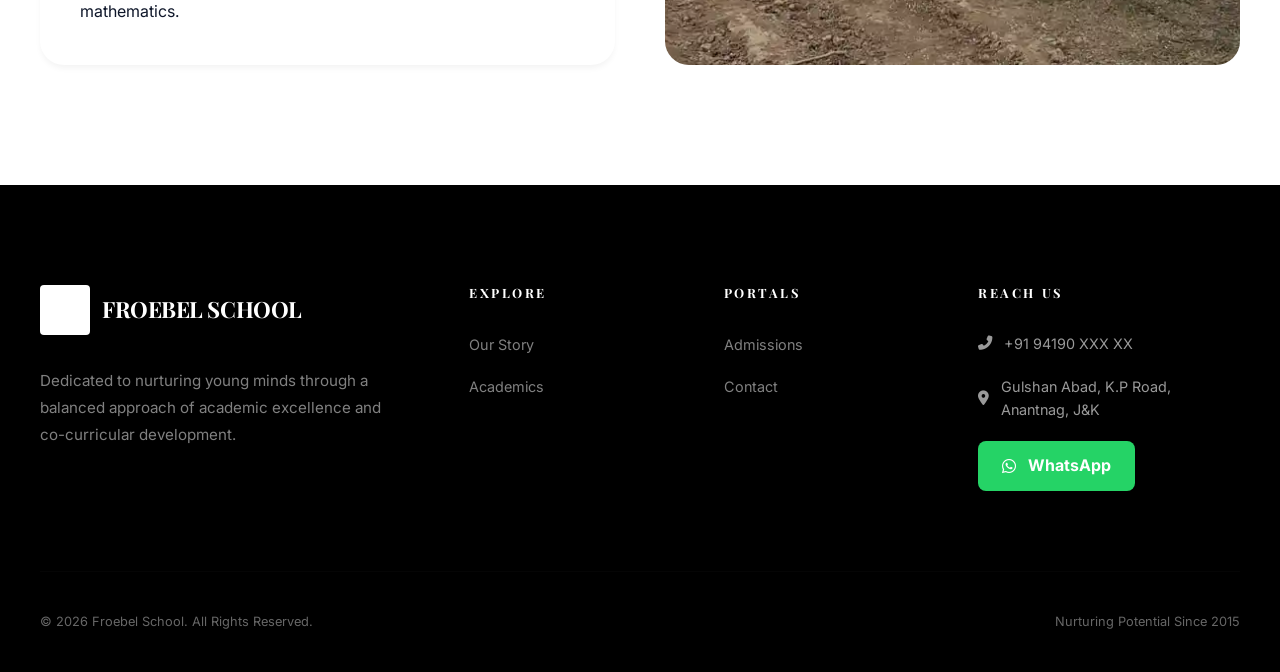
<file: academics.html>
<!DOCTYPE html>
<html lang="en">
<head>
    <meta charset="UTF-8">
    <meta name="viewport" content="width=device-width, initial-scale=1.0">
    <title>Academics | Froebel School</title>
    <link rel="stylesheet" href="css/style.css">
    <link rel="stylesheet" href="css/components.css">
    <link rel="stylesheet" href="css/animations.css">
    <!-- Fonts -->
    <link rel="preconnect" href="https://fonts.googleapis.com">
    <link rel="preconnect" href="https://fonts.gstatic.com" crossorigin>
    <link href="https://fonts.googleapis.com/css2?family=Inter:wght@300;400;500;600;700&family=Playfair+Display:wght@400;700&display=swap" rel="stylesheet">
    
    <!-- External Assets -->
    <link rel="stylesheet" href="https://cdnjs.cloudflare.com/ajax/libs/font-awesome/6.4.0/css/all.min.css">
</head>
<body>

    <!-- Navbar -->
    <nav class="scrolled">
        <div class="container" style="display: flex; justify-content: space-between; align-items: center; padding: 10px 0;">
            <a href="index.html" class="logo">
                <img src="assets/images/logo.jpg" alt="Froebel Logo">
                <span>FROEBEL SCHOOL</span>
            </a>
            <div class="nav-right" style="display: flex; align-items: center; gap: 60px;">
                <div class="mobile-close" style="position: absolute; top: 30px; right: 30px; font-size: 2rem; cursor: pointer;"><i class="fas fa-times"></i></div>
                <ul class="nav-links">
                    <li><a href="index.html">Home</a></li>
                    <li><a href="about.html">About</a></li>
                    <li><a href="academics.html">Academics</a></li>
                    <li><a href="gallery.html">Gallery</a></li>
                    <li><a href="contact.html">Contact</a></li>
                </ul>
                <div class="nav-actions" style="display: flex; gap: 12px; align-items: center;">
                    <a href="notices.html" class="btn btn-outline" style="padding: 10px 24px; font-size: 0.8rem; border-radius: 100px; color: inherit; border-color: currentColor;">Notices</a>
                    <a href="admissions.html" class="btn btn-primary" style="padding: 10px 24px; font-size: 0.8rem; border-radius: 100px;">Admissions</a>
                </div>
            </div>
            <div class="menu-btn" style="display: none; font-size: 1.8rem; cursor: pointer; color: inherit;"><i class="fas fa-bars"></i></div>
        </div>
    </nav>

    <!-- Banner -->
    <section class="page-banner" style="background: var(--secondary); padding: 150px 0 80px; color: white; text-align: center;">
        <div class="container">
            <h1 style="color: white; font-size: 3.5rem;">Academic Excellence</h1>
            <p style="opacity: 0.8; font-size: 1.2rem;">An activity-driven curriculum designed for the modern world.</p>
        </div>
    </section>

    <!-- Curriculum -->
    <section class="curriculum section">
        <div class="container">
            <div class="text-center animate" style="margin-bottom: 60px;">
                <h2>Our Pedagogy</h2>
                <p>We blend traditional values with modern teaching methodologies.</p>
            </div>
            <div class="grid grid-3 stagger-container">
                <div class="card">
                    <h3>Teaching Method</h3>
                    <p>Our teachers use inquiry-based learning, where students are encouraged to ask "why" and "how". This fosters critical thinking and problem-solving skills.</p>
                </div>
                <div class="card">
                    <h3>Activity Units</h3>
                    <p>Every subject is broken down into activity units. Students learn math through puzzles, science through experiments, and languages through performance.</p>
                </div>
                <div class="card">
                    <h3>Assessment</h3>
                    <p>We believe in continuous assessment rather than just year-end exams. We track progress across academic, social, and creative dimensions.</p>
                </div>
            </div>
        </div>
    </section>

    <!-- Levels -->
    <section class="academic-levels section" style="background: var(--soft-white);">
        <div class="container">
            <div class="grid grid-2" style="gap: 50px;">
                <div class="animate">
                    <div style="background: white; padding: 40px; border-radius: var(--radius-lg); box-shadow: var(--shadow-sm); margin-bottom: 30px;">
                        <h3 style="color: var(--secondary); margin-bottom: 15px;">Foundational Stage (Pre-K to KG)</h3>
                        <p>Focus on motor skills, social interaction, and introductory phonics through play.</p>
                    </div>
                    <div style="background: white; padding: 40px; border-radius: var(--radius-lg); box-shadow: var(--shadow-sm); margin-bottom: 30px;">
                        <h3 style="color: var(--primary); margin-bottom: 15px;">Primary Stage (Grades 1-5)</h3>
                        <p>Emphasis on core literacy, numeracy, and environmental studies through project work.</p>
                    </div>
                    <div style="background: white; padding: 40px; border-radius: var(--radius-lg); box-shadow: var(--shadow-sm);">
                        <h3 style="color: var(--accent); margin-bottom: 15px;">Middle Stage (Grades 6-8)</h3>
                        <p>In-depth exploration of sciences, social studies, and advanced mathematics.</p>
                    </div>
                </div>
                <div class="animate img-zoom-container">
                    <img src="assets/edudrive/edudrives7.webp" alt="Students Engaging" style="border-radius: var(--radius-lg); height: 100%; width: 100%; object-fit: cover;">
                </div>
            </div>
        </div>
    </section>

    <!-- 10. Contact + Footer - Closure -->
    <footer style="background: #000; color: white; padding: 100px 0 40px;">
        <div class="container">
            <div class="footer-grid" style="grid-template-columns: 2fr 1fr 1fr 1.5fr; display: grid; gap: 80px; margin-bottom: 80px;">
                <div class="footer-content">
                    <div class="logo" style="margin-bottom: 32px; color: white;">
                        <img src="assets/images/logo.jpg" alt="Froebel Logo" style="filter: brightness(0) invert(1); height: 50px;">
                        <span>FROEBEL SCHOOL</span>
                    </div>
                    <p style="opacity: 0.5; font-size: 0.95rem; line-height: 1.8; margin-bottom: 32px;">Dedicated to nurturing young minds through a balanced approach of academic excellence and co-curricular development.</p>
                </div>
                <div class="footer-content">
                    <h4 style="color: white; font-size: 0.8rem; text-transform: uppercase; letter-spacing: 0.2em; margin-bottom: 32px;">Explore</h4>
                    <ul style="display: flex; flex-direction: column; gap: 16px; list-style: none;">
                        <li><a href="about.html" style="opacity: 0.5; transition: 0.3s; font-size: 0.9rem;">Our Story</a></li>
                        <li><a href="academics.html" style="opacity: 0.5; transition: 0.3s; font-size: 0.9rem;">Academics</a></li>
                    </ul>
                </div>
                <div class="footer-content">
                    <h4 style="color: white; font-size: 0.8rem; text-transform: uppercase; letter-spacing: 0.2em; margin-bottom: 32px;">Portals</h4>
                    <ul style="display: flex; flex-direction: column; gap: 16px; list-style: none;">
                        <li><a href="admissions.html" style="opacity: 0.5; transition: 0.3s; font-size: 0.9rem;">Admissions</a></li>
                        <li><a href="contact.html" style="opacity: 0.5; transition: 0.3s; font-size: 0.9rem;">Contact</a></li>
                    </ul>
                </div>
                <div class="footer-content">
                    <h4 style="color: white; font-size: 0.8rem; text-transform: uppercase; letter-spacing: 0.2em; margin-bottom: 32px;">Reach Us</h4>
                    <div style="display: flex; flex-direction: column; gap: 20px;">
                        <a href="tel:+9194190XXXXX" style="display: flex; align-items: center; gap: 12px; color: white; opacity: 0.6; font-size: 0.9rem;"><i class="fas fa-phone-alt"></i> +91 94190 XXX XX</a>
                        <p style="display: flex; align-items: center; gap: 12px; color: white; opacity: 0.6; font-size: 0.9rem;"><i class="fas fa-map-marker-alt"></i> Gulshan Abad, K.P Road, Anantnag, J&K</p>
                        <a href="https://wa.me/9194190XXXXX" style="display: inline-flex; align-items: center; gap: 12px; background: #25D366; color: white; padding: 12px 24px; border-radius: 8px; font-weight: 700; width: fit-content;"><i class="fab fa-whatsapp"></i> WhatsApp</a>
                    </div>
                </div>
            </div>
            <div style="padding-top: 40px; border-top: 1px solid rgba(255,255,255,0.05); display: flex; justify-content: space-between; align-items: center; opacity: 0.4; font-size: 0.8rem;">
                <p>&copy; 2026 Froebel School. All Rights Reserved.</p>
                <p>Nurturing Potential Since 2015</p>
            </div>
        </div>
    </footer>

    <script src="js/main.js"></script>
    <script src="js/animations.js"></script>
</body>
</html>
</file>
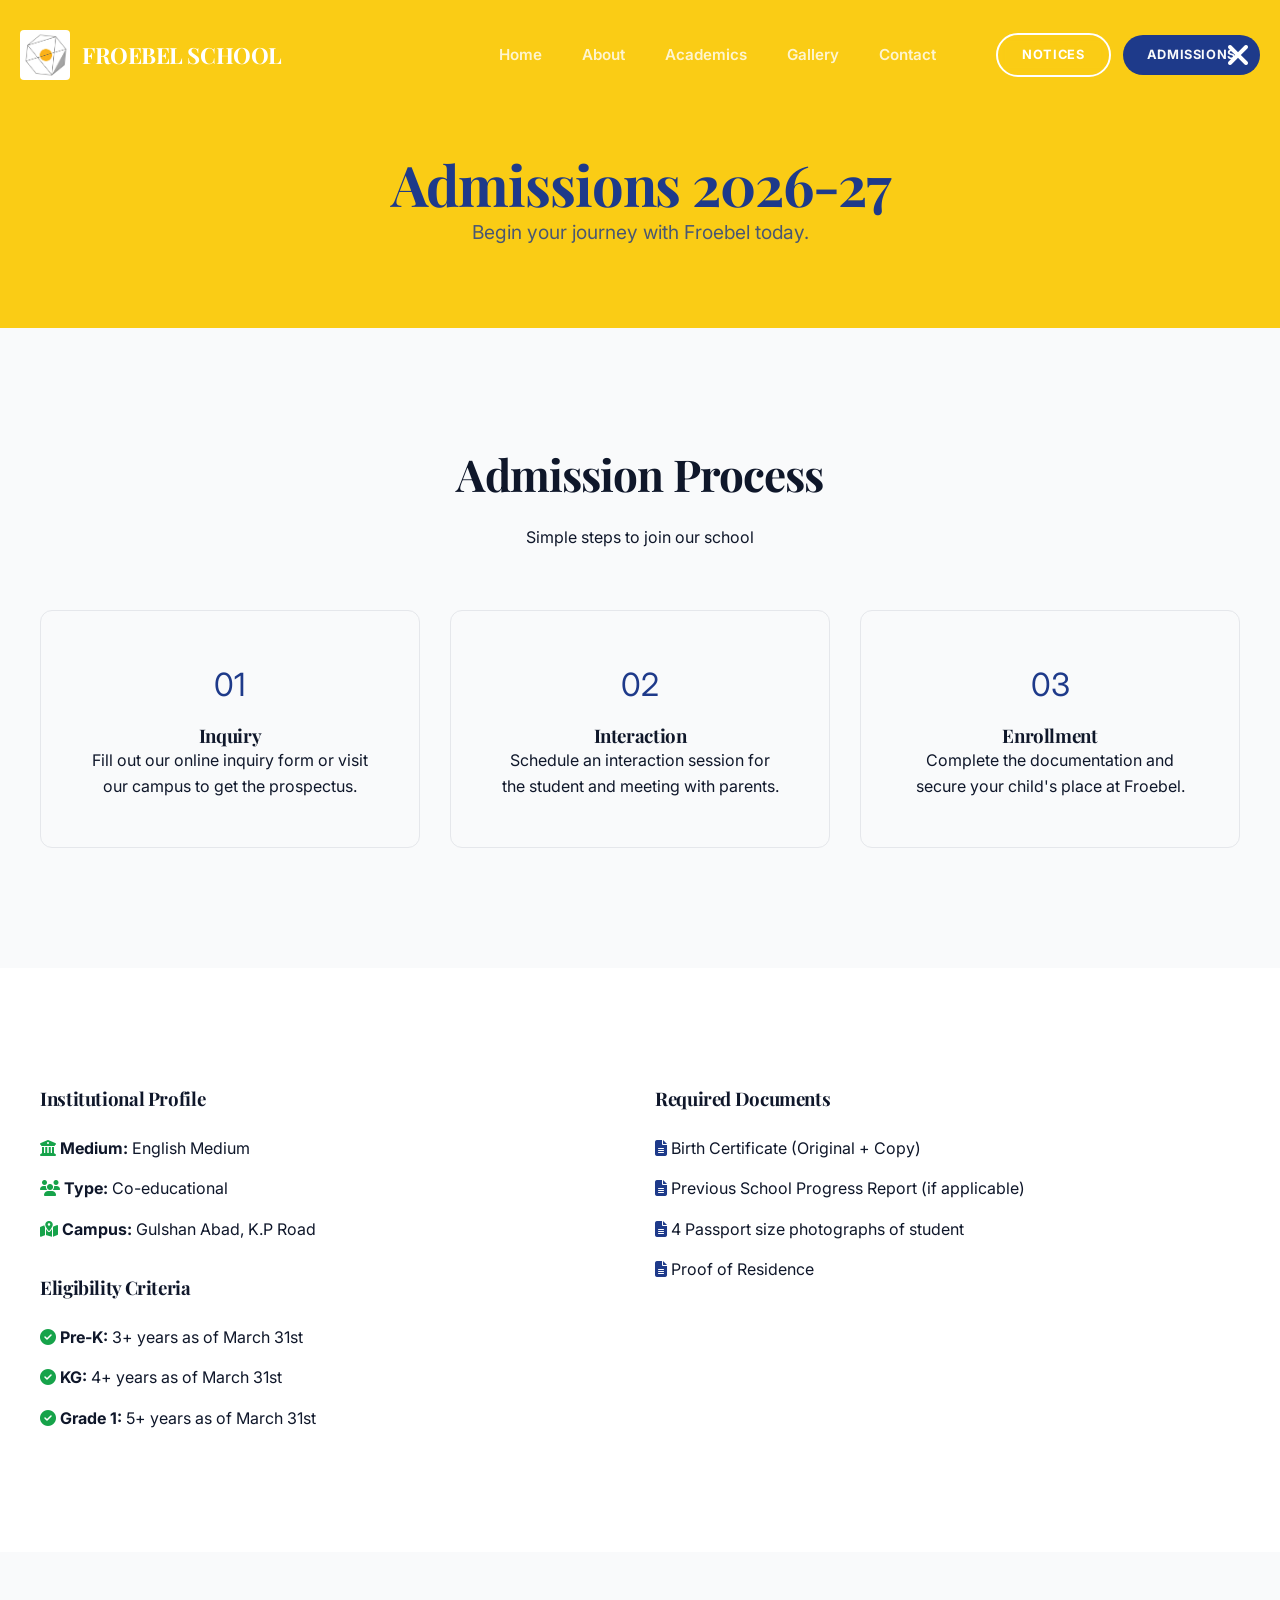
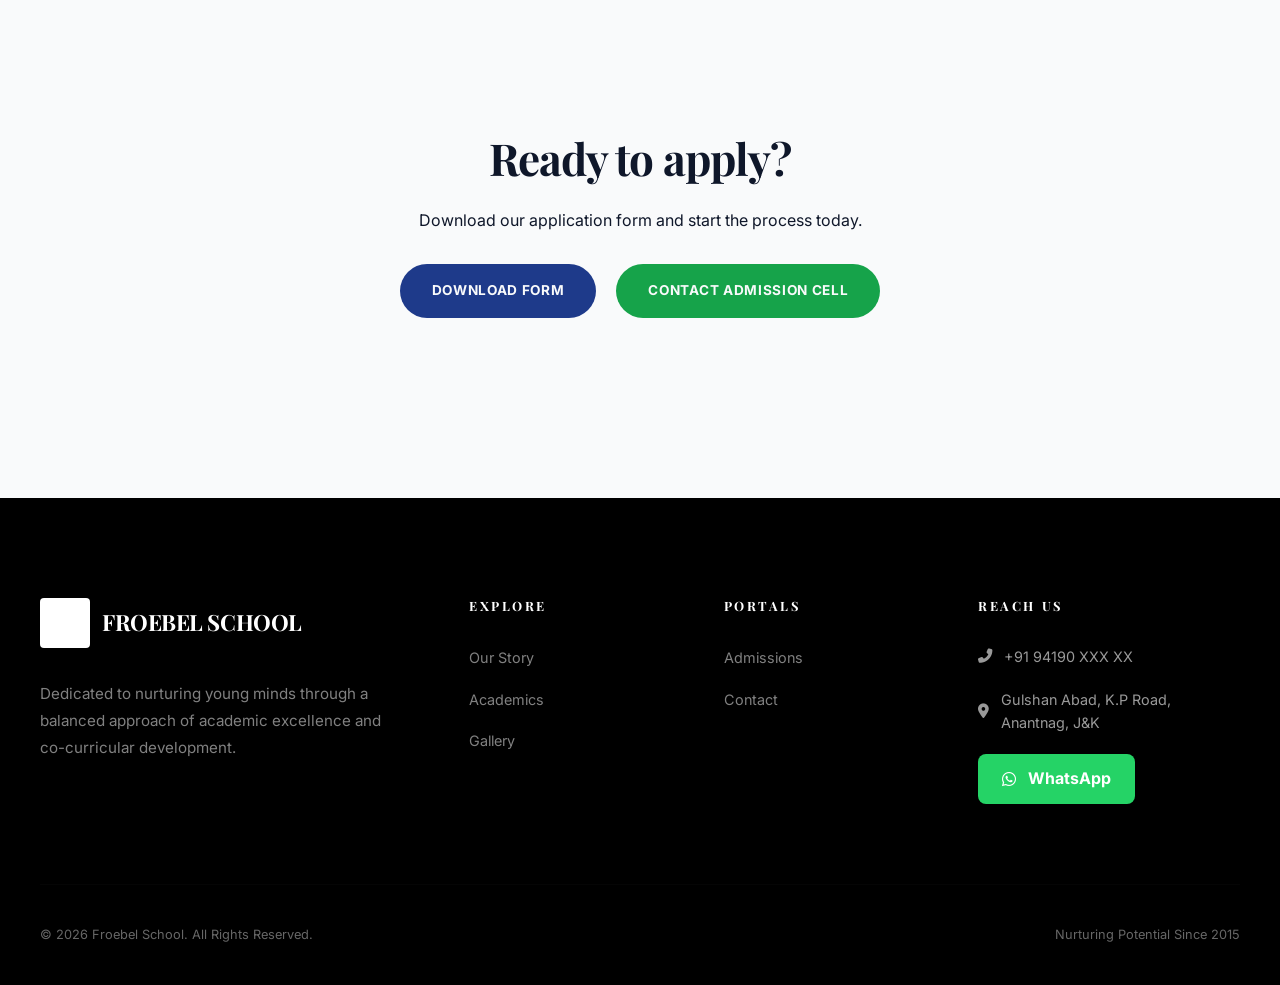
<file: admissions.html>
<!DOCTYPE html>
<html lang="en">
<head>
    <meta charset="UTF-8">
    <meta name="viewport" content="width=device-width, initial-scale=1.0">
    <title>Admissions | Froebel School</title>
    <link rel="stylesheet" href="css/style.css">
    <link rel="stylesheet" href="css/components.css">
    <link rel="stylesheet" href="css/animations.css">
    <!-- Fonts -->
    <link rel="preconnect" href="https://fonts.googleapis.com">
    <link rel="preconnect" href="https://fonts.gstatic.com" crossorigin>
    <link href="https://fonts.googleapis.com/css2?family=Inter:wght@300;400;500;600;700&family=Playfair+Display:wght@400;700&display=swap" rel="stylesheet">
    
    <!-- External Assets -->
    <link rel="stylesheet" href="https://cdnjs.cloudflare.com/ajax/libs/font-awesome/6.4.0/css/all.min.css">
</head>
<body>

    <!-- Navbar -->
    <nav class="scrolled">
        <div class="container" style="display: flex; justify-content: space-between; align-items: center; padding: 10px 0;">
            <a href="index.html" class="logo">
                <img src="assets/images/logo.jpg" alt="Froebel Logo">
                <span>FROEBEL SCHOOL</span>
            </a>
            <div class="nav-right" style="display: flex; align-items: center; gap: 60px;">
                <div class="mobile-close" style="position: absolute; top: 30px; right: 30px; font-size: 2rem; cursor: pointer;"><i class="fas fa-times"></i></div>
                <ul class="nav-links">
                    <li><a href="index.html">Home</a></li>
                    <li><a href="about.html">About</a></li>
                    <li><a href="academics.html">Academics</a></li>
                    <li><a href="gallery.html">Gallery</a></li>
                    <li><a href="contact.html">Contact</a></li>
                </ul>
                <div class="nav-actions" style="display: flex; gap: 12px; align-items: center;">
                    <a href="notices.html" class="btn btn-outline" style="padding: 10px 24px; font-size: 0.8rem; border-radius: 100px; color: inherit; border-color: currentColor;">Notices</a>
                    <a href="admissions.html" class="btn btn-primary" style="padding: 10px 24px; font-size: 0.8rem; border-radius: 100px;">Admissions</a>
                </div>
            </div>
            <div class="menu-btn" style="display: none; font-size: 1.8rem; cursor: pointer; color: inherit;"><i class="fas fa-bars"></i></div>
        </div>
    </nav>

    <!-- Banner -->
    <section class="page-banner" style="background: var(--accent); padding: 150px 0 80px; color: var(--primary); text-align: center;">
        <div class="container">
            <h1 style="color: var(--primary); font-size: 3.5rem;">Admissions 2026-27</h1>
            <p style="opacity: 0.8; font-size: 1.2rem;">Begin your journey with Froebel today.</p>
        </div>
    </section>

    <!-- Process -->
    <section class="admission-process section">
        <div class="container">
            <div class="text-center animate" style="margin-bottom: 60px;">
                <h2>Admission Process</h2>
                <p>Simple steps to join our school</p>
            </div>
            <div class="grid grid-3 stagger-container">
                <div class="card text-center">
                    <div style="font-size: 2rem; color: var(--primary); margin-bottom: 15px;">01</div>
                    <h3>Inquiry</h3>
                    <p>Fill out our online inquiry form or visit our campus to get the prospectus.</p>
                </div>
                <div class="card text-center">
                    <div style="font-size: 2rem; color: var(--primary); margin-bottom: 15px;">02</div>
                    <h3>Interaction</h3>
                    <p>Schedule an interaction session for the student and meeting with parents.</p>
                </div>
                <div class="card text-center">
                    <div style="font-size: 2rem; color: var(--primary); margin-bottom: 15px;">03</div>
                    <h3>Enrollment</h3>
                    <p>Complete the documentation and secure your child's place at Froebel.</p>
                </div>
            </div>
        </div>
    </section>

    <!-- Eligibility & Documents -->
    <section class="eligibility section" style="background: var(--soft-white);">
        <div class="container">
            <div class="grid grid-2">
                <div class="animate">
                    <h3 style="margin-bottom: 25px;">Institutional Profile</h3>
                    <ul style="display: flex; flex-direction: column; gap: 15px; margin-bottom: 35px;">
                        <li><i class="fas fa-university" style="color: var(--secondary);"></i> <strong>Medium:</strong> English Medium</li>
                        <li><i class="fas fa-users" style="color: var(--secondary);"></i> <strong>Type:</strong> Co-educational</li>
                        <li><i class="fas fa-map-marked-alt" style="color: var(--secondary);"></i> <strong>Campus:</strong> Gulshan Abad, K.P Road</li>
                    </ul>
                    <h3 style="margin-bottom: 25px;">Eligibility Criteria</h3>
                    <ul style="display: flex; flex-direction: column; gap: 15px;">
                        <li><i class="fas fa-check-circle" style="color: var(--secondary);"></i> <strong>Pre-K:</strong> 3+ years as of March 31st</li>
                        <li><i class="fas fa-check-circle" style="color: var(--secondary);"></i> <strong>KG:</strong> 4+ years as of March 31st</li>
                        <li><i class="fas fa-check-circle" style="color: var(--secondary);"></i> <strong>Grade 1:</strong> 5+ years as of March 31st</li>
                    </ul>
                </div>
                <div class="animate">
                    <h3 style="margin-bottom: 25px;">Required Documents</h3>
                    <ul style="display: flex; flex-direction: column; gap: 15px;">
                        <li><i class="fas fa-file-alt" style="color: var(--primary);"></i> Birth Certificate (Original + Copy)</li>
                        <li><i class="fas fa-file-alt" style="color: var(--primary);"></i> Previous School Progress Report (if applicable)</li>
                        <li><i class="fas fa-file-alt" style="color: var(--primary);"></i> 4 Passport size photographs of student</li>
                        <li><i class="fas fa-file-alt" style="color: var(--primary);"></i> Proof of Residence</li>
                    </ul>
                </div>
            </div>
        </div>
    </section>

    <!-- Admission CTA -->
    <section class="section">
        <div class="container text-center animate bg-white" style="padding: 60px; border-radius: var(--radius-lg); box-shadow: var(--shadow-premium);">
            <h2>Ready to apply?</h2>
            <p style="margin-bottom: 30px;">Download our application form and start the process today.</p>
            <div style="display: flex; justify-content: center; gap: 20px;">
                <a href="#" class="btn btn-primary">Download Form</a>
                <a href="contact.html" class="btn btn-secondary">Contact Admission Cell</a>
            </div>
        </div>
    </section>

    <!-- 10. Contact + Footer - Closure -->
    <footer style="background: #000; color: white; padding: 100px 0 40px;">
        <div class="container">
            <div class="footer-grid" style="grid-template-columns: 2fr 1fr 1fr 1.5fr; display: grid; gap: 80px; margin-bottom: 80px;">
                <div class="footer-content">
                    <div class="logo" style="margin-bottom: 32px; color: white;">
                        <img src="assets/images/logo.jpg" alt="Froebel Logo" style="filter: brightness(0) invert(1); height: 50px;">
                        <span>FROEBEL SCHOOL</span>
                    </div>
                    <p style="opacity: 0.5; font-size: 0.95rem; line-height: 1.8; margin-bottom: 32px;">Dedicated to nurturing young minds through a balanced approach of academic excellence and co-curricular development.</p>
                </div>
                <div class="footer-content">
                    <h4 style="color: white; font-size: 0.8rem; text-transform: uppercase; letter-spacing: 0.2em; margin-bottom: 32px;">Explore</h4>
                    <ul style="display: flex; flex-direction: column; gap: 16px; list-style: none;">
                        <li><a href="about.html" style="opacity: 0.5; transition: 0.3s; font-size: 0.9rem;">Our Story</a></li>
                        <li><a href="academics.html" style="opacity: 0.5; transition: 0.3s; font-size: 0.9rem;">Academics</a></li>
                        <li><a href="gallery.html" style="opacity: 0.5; transition: 0.3s; font-size: 0.9rem;">Gallery</a></li>
                    </ul>
                </div>
                <div class="footer-content">
                    <h4 style="color: white; font-size: 0.8rem; text-transform: uppercase; letter-spacing: 0.2em; margin-bottom: 32px;">Portals</h4>
                    <ul style="display: flex; flex-direction: column; gap: 16px; list-style: none;">
                        <li><a href="admissions.html" style="opacity: 0.5; transition: 0.3s; font-size: 0.9rem;">Admissions</a></li>
                        <li><a href="contact.html" style="opacity: 0.5; transition: 0.3s; font-size: 0.9rem;">Contact</a></li>
                    </ul>
                </div>
                <div class="footer-content">
                    <h4 style="color: white; font-size: 0.8rem; text-transform: uppercase; letter-spacing: 0.2em; margin-bottom: 32px;">Reach Us</h4>
                    <div style="display: flex; flex-direction: column; gap: 20px;">
                        <a href="tel:+9194190XXXXX" style="display: flex; align-items: center; gap: 12px; color: white; opacity: 0.6; font-size: 0.9rem;"><i class="fas fa-phone-alt"></i> +91 94190 XXX XX</a>
                        <p style="display: flex; align-items: center; gap: 12px; color: white; opacity: 0.6; font-size: 0.9rem;"><i class="fas fa-map-marker-alt"></i> Gulshan Abad, K.P Road, Anantnag, J&K</p>
                        <a href="https://wa.me/9194190XXXXX" style="display: inline-flex; align-items: center; gap: 12px; background: #25D366; color: white; padding: 12px 24px; border-radius: 8px; font-weight: 700; width: fit-content;"><i class="fab fa-whatsapp"></i> WhatsApp</a>
                    </div>
                </div>
            </div>
            <div style="padding-top: 40px; border-top: 1px solid rgba(255,255,255,0.05); display: flex; justify-content: space-between; align-items: center; opacity: 0.4; font-size: 0.8rem;">
                <p>&copy; 2026 Froebel School. All Rights Reserved.</p>
                <p>Nurturing Potential Since 2015</p>
            </div>
        </div>
    </footer>

    <script src="js/main.js"></script>
    <script src="js/animations.js"></script>
</body>
</html>
</file>
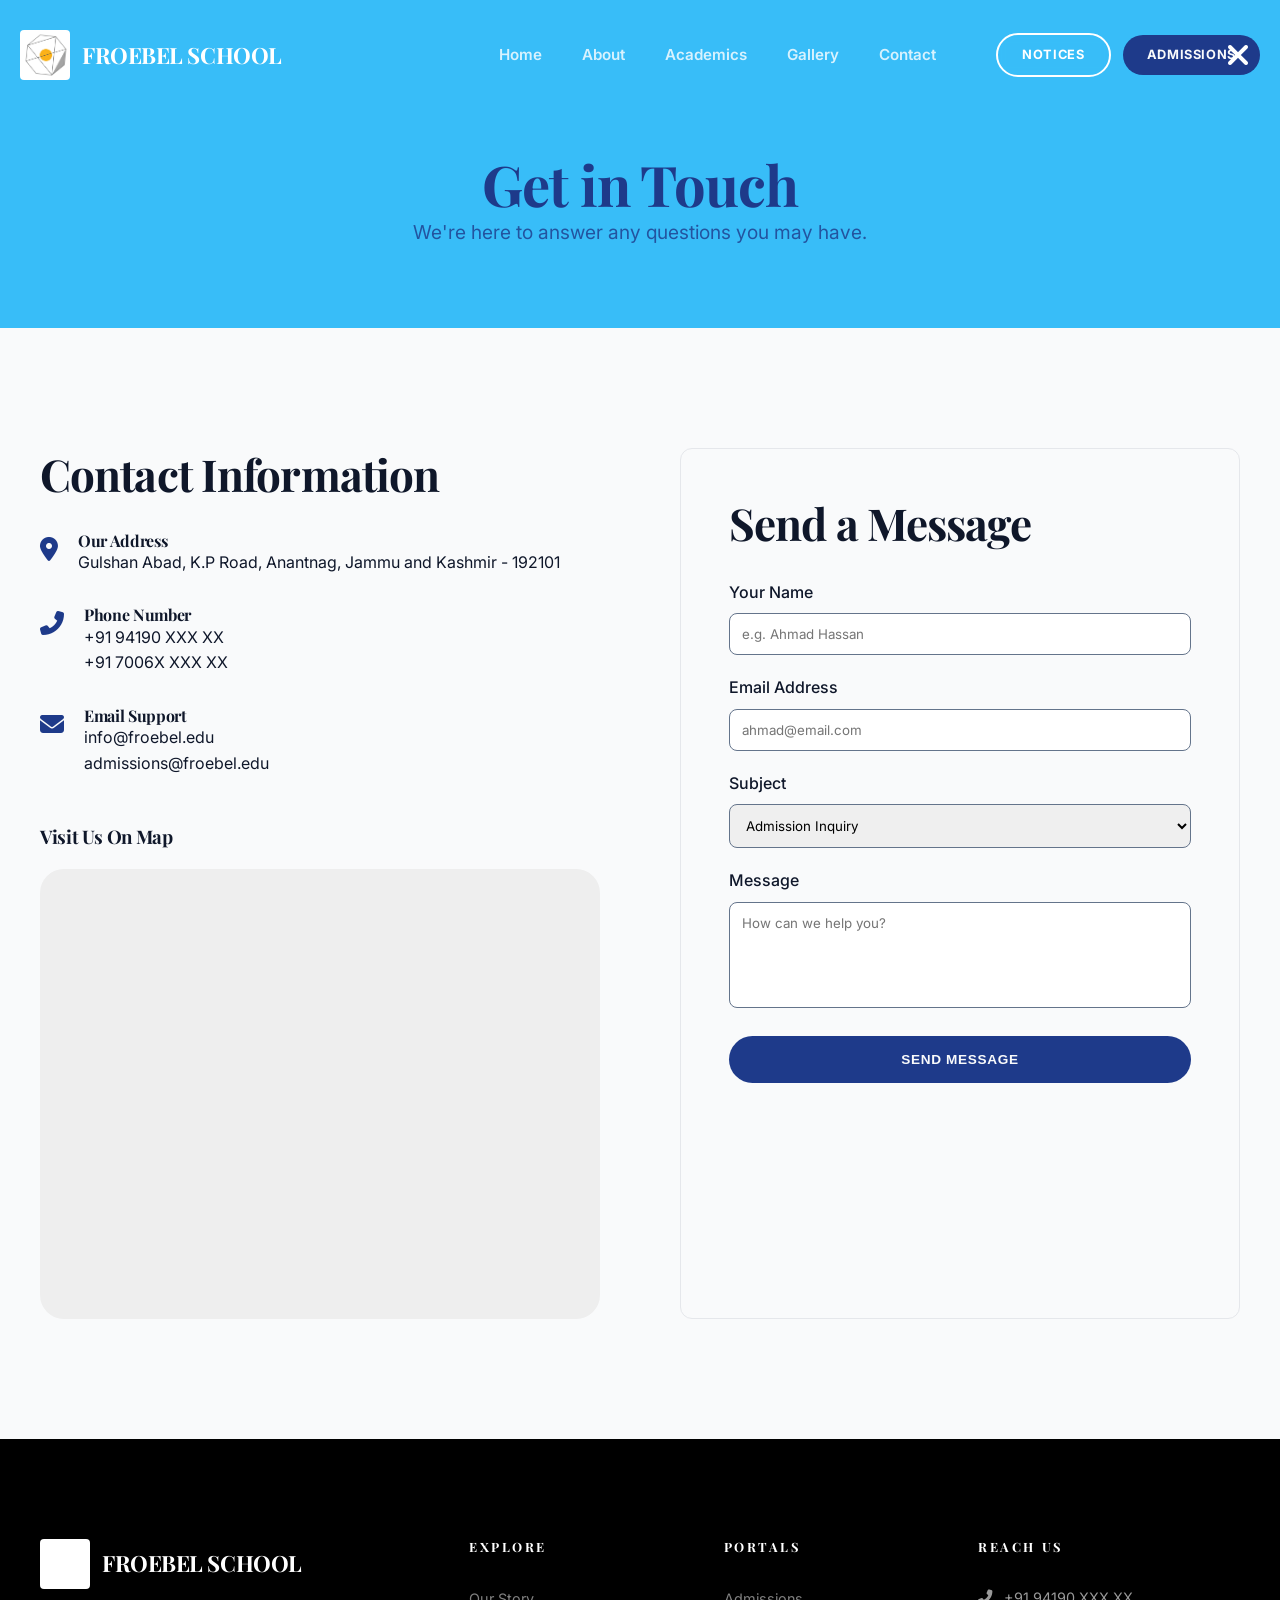
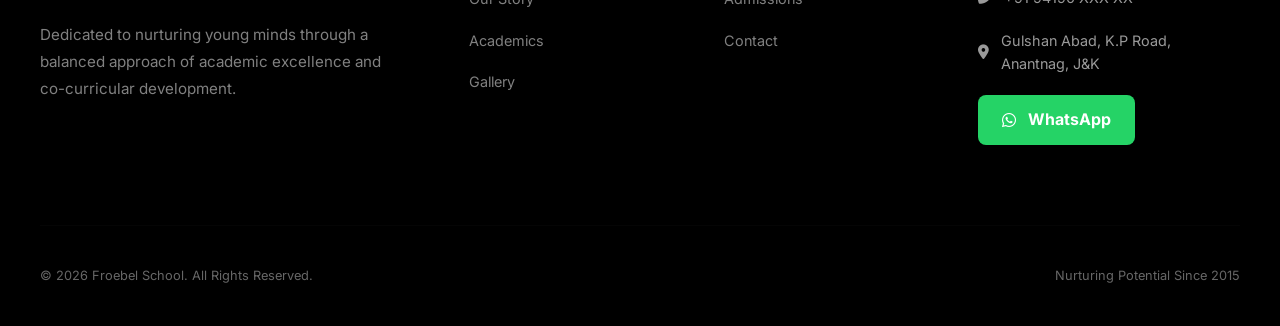
<file: contact.html>
<!DOCTYPE html>
<html lang="en">
<head>
    <meta charset="UTF-8">
    <meta name="viewport" content="width=device-width, initial-scale=1.0">
    <title>Contact Us | Froebel School Anantnag</title>
    <link rel="stylesheet" href="css/style.css">
    <link rel="stylesheet" href="css/components.css">
    <link rel="stylesheet" href="css/animations.css">
    <!-- Fonts -->
    <link rel="preconnect" href="https://fonts.googleapis.com">
    <link rel="preconnect" href="https://fonts.gstatic.com" crossorigin>
    <link href="https://fonts.googleapis.com/css2?family=Inter:wght@300;400;500;600;700&family=Playfair+Display:wght@400;700&display=swap" rel="stylesheet">
    
    <!-- External Assets -->
    <link rel="stylesheet" href="https://cdnjs.cloudflare.com/ajax/libs/font-awesome/6.4.0/css/all.min.css">
</head>
<body>

    <!-- Navbar -->
    <nav class="scrolled">
        <div class="container" style="display: flex; justify-content: space-between; align-items: center; padding: 10px 0;">
            <a href="index.html" class="logo">
                <img src="assets/images/logo.jpg" alt="Froebel Logo">
                <span>FROEBEL SCHOOL</span>
            </a>
            <div class="nav-right" style="display: flex; align-items: center; gap: 60px;">
                <div class="mobile-close" style="position: absolute; top: 30px; right: 30px; font-size: 2rem; cursor: pointer;"><i class="fas fa-times"></i></div>
                <ul class="nav-links">
                    <li><a href="index.html">Home</a></li>
                    <li><a href="about.html">About</a></li>
                    <li><a href="academics.html">Academics</a></li>
                    <li><a href="gallery.html">Gallery</a></li>
                    <li><a href="contact.html">Contact</a></li>
                </ul>
                <div class="nav-actions" style="display: flex; gap: 12px; align-items: center;">
                    <a href="notices.html" class="btn btn-outline" style="padding: 10px 24px; font-size: 0.8rem; border-radius: 100px; color: inherit; border-color: currentColor;">Notices</a>
                    <a href="admissions.html" class="btn btn-primary" style="padding: 10px 24px; font-size: 0.8rem; border-radius: 100px;">Admissions</a>
                </div>
            </div>
            <div class="menu-btn" style="display: none; font-size: 1.8rem; cursor: pointer; color: inherit;"><i class="fas fa-bars"></i></div>
        </div>
    </nav>

    <!-- Banner -->
    <section class="page-banner" style="background: var(--sky); padding: 150px 0 80px; color: var(--primary); text-align: center;">
        <div class="container">
            <h1 style="color: var(--primary); font-size: 3.5rem;">Get in Touch</h1>
            <p style="opacity: 0.8; font-size: 1.2rem;">We're here to answer any questions you may have.</p>
        </div>
    </section>

    <!-- Contact Info & Form -->
    <section class="contact-main section">
        <div class="container">
            <div class="grid grid-2" style="gap: 80px;">
                <div class="animate">
                    <h2 style="margin-bottom: 30px;">Contact Information</h2>
                    <ul class="contact-list" style="display: flex; flex-direction: column; gap: 30px;">
                        <li style="display: flex; gap: 20px;">
                            <div style="font-size: 1.5rem; color: var(--primary);"><i class="fas fa-map-marker-alt"></i></div>
                            <div>
                                <h4>Our Address</h4>
                                <p>Gulshan Abad, K.P Road, Anantnag, Jammu and Kashmir - 192101</p>
                            </div>
                        </li>
                        <li style="display: flex; gap: 20px;">
                            <div style="font-size: 1.5rem; color: var(--primary);"><i class="fas fa-phone-alt"></i></div>
                            <div>
                                <h4>Phone Number</h4>
                                <p>+91 94190 XXX XX</p>
                                <p>+91 7006X XXX XX</p>
                            </div>
                        </li>
                        <li style="display: flex; gap: 20px;">
                            <div style="font-size: 1.5rem; color: var(--primary);"><i class="fas fa-envelope"></i></div>
                            <div>
                                <h4>Email Support</h4>
                                <p>info@froebel.edu</p>
                                <p>admissions@froebel.edu</p>
                            </div>
                        </li>
                    </ul>

                    <div style="margin-top: 50px;">
                        <h3>Visit Us On Map</h3>
                        <div style="border-radius: var(--radius-lg); overflow: hidden; height: 450px; margin-top: 20px; background: #eee; position: relative;">
                            <iframe src="https://www.google.com/maps/embed?pb=!1m18!1m12!1m3!1d3317.9473026671208!2d75.16130587551353!3d33.73617877327755!2m3!1f0!2f0!3f0!3m2!1i1024!2i768!4f13.1!3m3!1m2!1s0x38e20f7837c717df%3A0x416d7f96beaea2dc!2sFroebel%20Public%20School!5e0!3m2!1sen!2sin!4v1775805557375!5m2!1sen!2sin" width="100%" height="450" style="border:0;" allowfullscreen="" loading="lazy" referrerpolicy="no-referrer-when-downgrade"></iframe>
                        </div>
                    </div>
                </div>

                <div class="animate card">
                    <h2 style="margin-bottom: 30px;">Send a Message</h2>
                    <form style="display: flex; flex-direction: column; gap: 20px;">
                        <div>
                            <label style="display: block; margin-bottom: 8px; font-weight: 500;">Your Name</label>
                            <input type="text" placeholder="e.g. Ahmad Hassan" style="width: 100%; padding: 12px; border: 1px solid var(--gray); border-radius: var(--radius-sm); font-family: inherit;">
                        </div>
                        <div>
                            <label style="display: block; margin-bottom: 8px; font-weight: 500;">Email Address</label>
                            <input type="email" placeholder="ahmad@email.com" style="width: 100%; padding: 12px; border: 1px solid var(--gray); border-radius: var(--radius-sm); font-family: inherit;">
                        </div>
                        <div>
                            <label style="display: block; margin-bottom: 8px; font-weight: 500;">Subject</label>
                            <select style="width: 100%; padding: 12px; border: 1px solid var(--gray); border-radius: var(--radius-sm); font-family: inherit;">
                                <option>Admission Inquiry</option>
                                <option>General Information</option>
                                <option>Feedback</option>
                            </select>
                        </div>
                        <div>
                            <label style="display: block; margin-bottom: 8px; font-weight: 500;">Message</label>
                            <textarea rows="5" placeholder="How can we help you?" style="width: 100%; padding: 12px; border: 1px solid var(--gray); border-radius: var(--radius-sm); font-family: inherit; resize: none;"></textarea>
                        </div>
                        <button type="submit" class="btn btn-primary" style="width: 100%;">Send Message</button>
                    </form>
                </div>
            </div>
        </div>
    </section>

    <!-- 10. Contact + Footer - Closure -->
    <footer style="background: #000; color: white; padding: 100px 0 40px;">
        <div class="container">
            <div class="footer-grid" style="grid-template-columns: 2fr 1fr 1fr 1.5fr; display: grid; gap: 80px; margin-bottom: 80px;">
                <div class="footer-content">
                    <div class="logo" style="margin-bottom: 32px; color: white;">
                        <img src="assets/images/logo.jpg" alt="Froebel Logo" style="filter: brightness(0) invert(1); height: 50px;">
                        <span>FROEBEL SCHOOL</span>
                    </div>
                    <p style="opacity: 0.5; font-size: 0.95rem; line-height: 1.8; margin-bottom: 32px;">Dedicated to nurturing young minds through a balanced approach of academic excellence and co-curricular development.</p>
                </div>
                <div class="footer-content">
                    <h4 style="color: white; font-size: 0.8rem; text-transform: uppercase; letter-spacing: 0.2em; margin-bottom: 32px;">Explore</h4>
                    <ul style="display: flex; flex-direction: column; gap: 16px; list-style: none;">
                        <li><a href="about.html" style="opacity: 0.5; transition: 0.3s; font-size: 0.9rem;">Our Story</a></li>
                        <li><a href="academics.html" style="opacity: 0.5; transition: 0.3s; font-size: 0.9rem;">Academics</a></li>
                        <li><a href="gallery.html" style="opacity: 0.5; transition: 0.3s; font-size: 0.9rem;">Gallery</a></li>
                    </ul>
                </div>
                <div class="footer-content">
                    <h4 style="color: white; font-size: 0.8rem; text-transform: uppercase; letter-spacing: 0.2em; margin-bottom: 32px;">Portals</h4>
                    <ul style="display: flex; flex-direction: column; gap: 16px; list-style: none;">
                        <li><a href="admissions.html" style="opacity: 0.5; transition: 0.3s; font-size: 0.9rem;">Admissions</a></li>
                        <li><a href="contact.html" style="opacity: 0.5; transition: 0.3s; font-size: 0.9rem;">Contact</a></li>
                    </ul>
                </div>
                <div class="footer-content">
                    <h4 style="color: white; font-size: 0.8rem; text-transform: uppercase; letter-spacing: 0.2em; margin-bottom: 32px;">Reach Us</h4>
                    <div style="display: flex; flex-direction: column; gap: 20px;">
                        <a href="tel:+9194190XXXXX" style="display: flex; align-items: center; gap: 12px; color: white; opacity: 0.6; font-size: 0.9rem;"><i class="fas fa-phone-alt"></i> +91 94190 XXX XX</a>
                        <p style="display: flex; align-items: center; gap: 12px; color: white; opacity: 0.6; font-size: 0.9rem;"><i class="fas fa-map-marker-alt"></i> Gulshan Abad, K.P Road, Anantnag, J&K</p>
                        <a href="https://wa.me/9194190XXXXX" style="display: inline-flex; align-items: center; gap: 12px; background: #25D366; color: white; padding: 12px 24px; border-radius: 8px; font-weight: 700; width: fit-content;"><i class="fab fa-whatsapp"></i> WhatsApp</a>
                    </div>
                </div>
            </div>
            <div style="padding-top: 40px; border-top: 1px solid rgba(255,255,255,0.05); display: flex; justify-content: space-between; align-items: center; opacity: 0.4; font-size: 0.8rem;">
                <p>&copy; 2026 Froebel School. All Rights Reserved.</p>
                <p>Nurturing Potential Since 2015</p>
            </div>
        </div>
    </footer>

    <script src="js/main.js"></script>
    <script src="js/animations.js"></script>
</body>
</html>
</file>
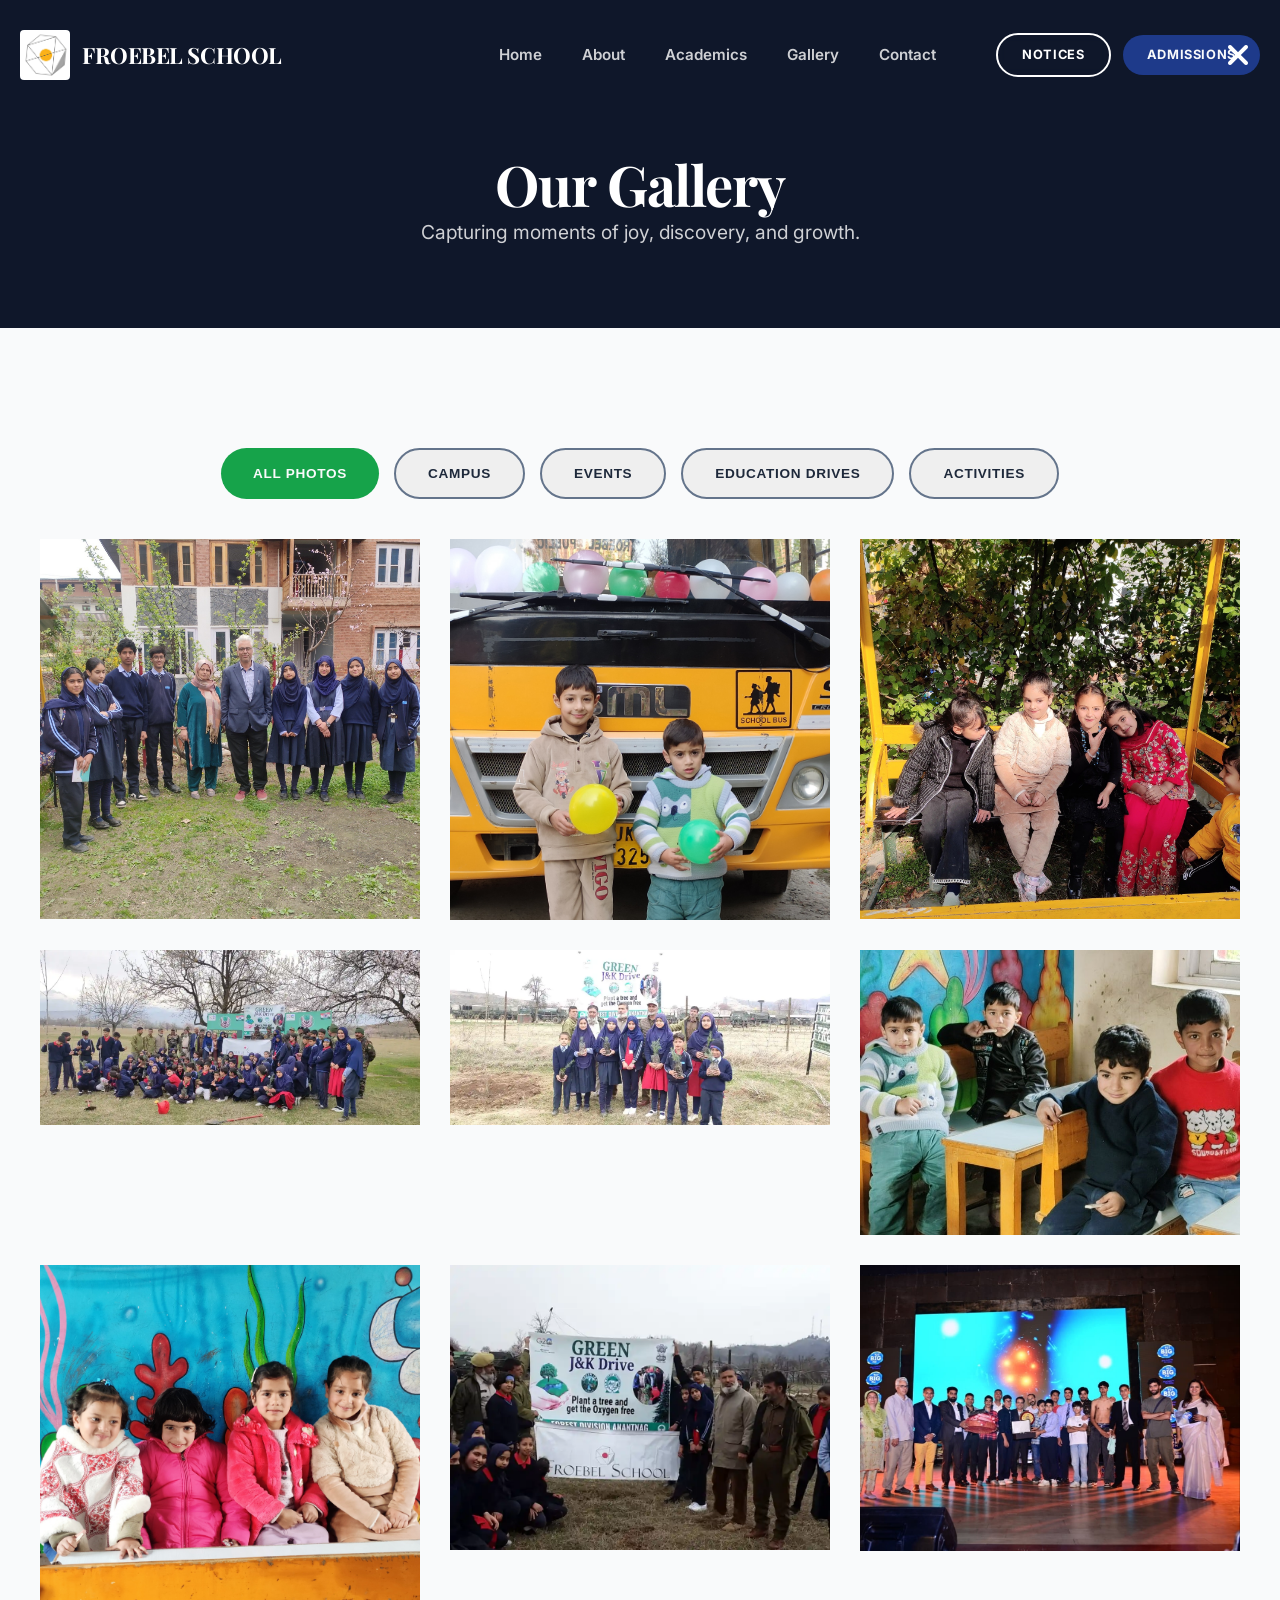
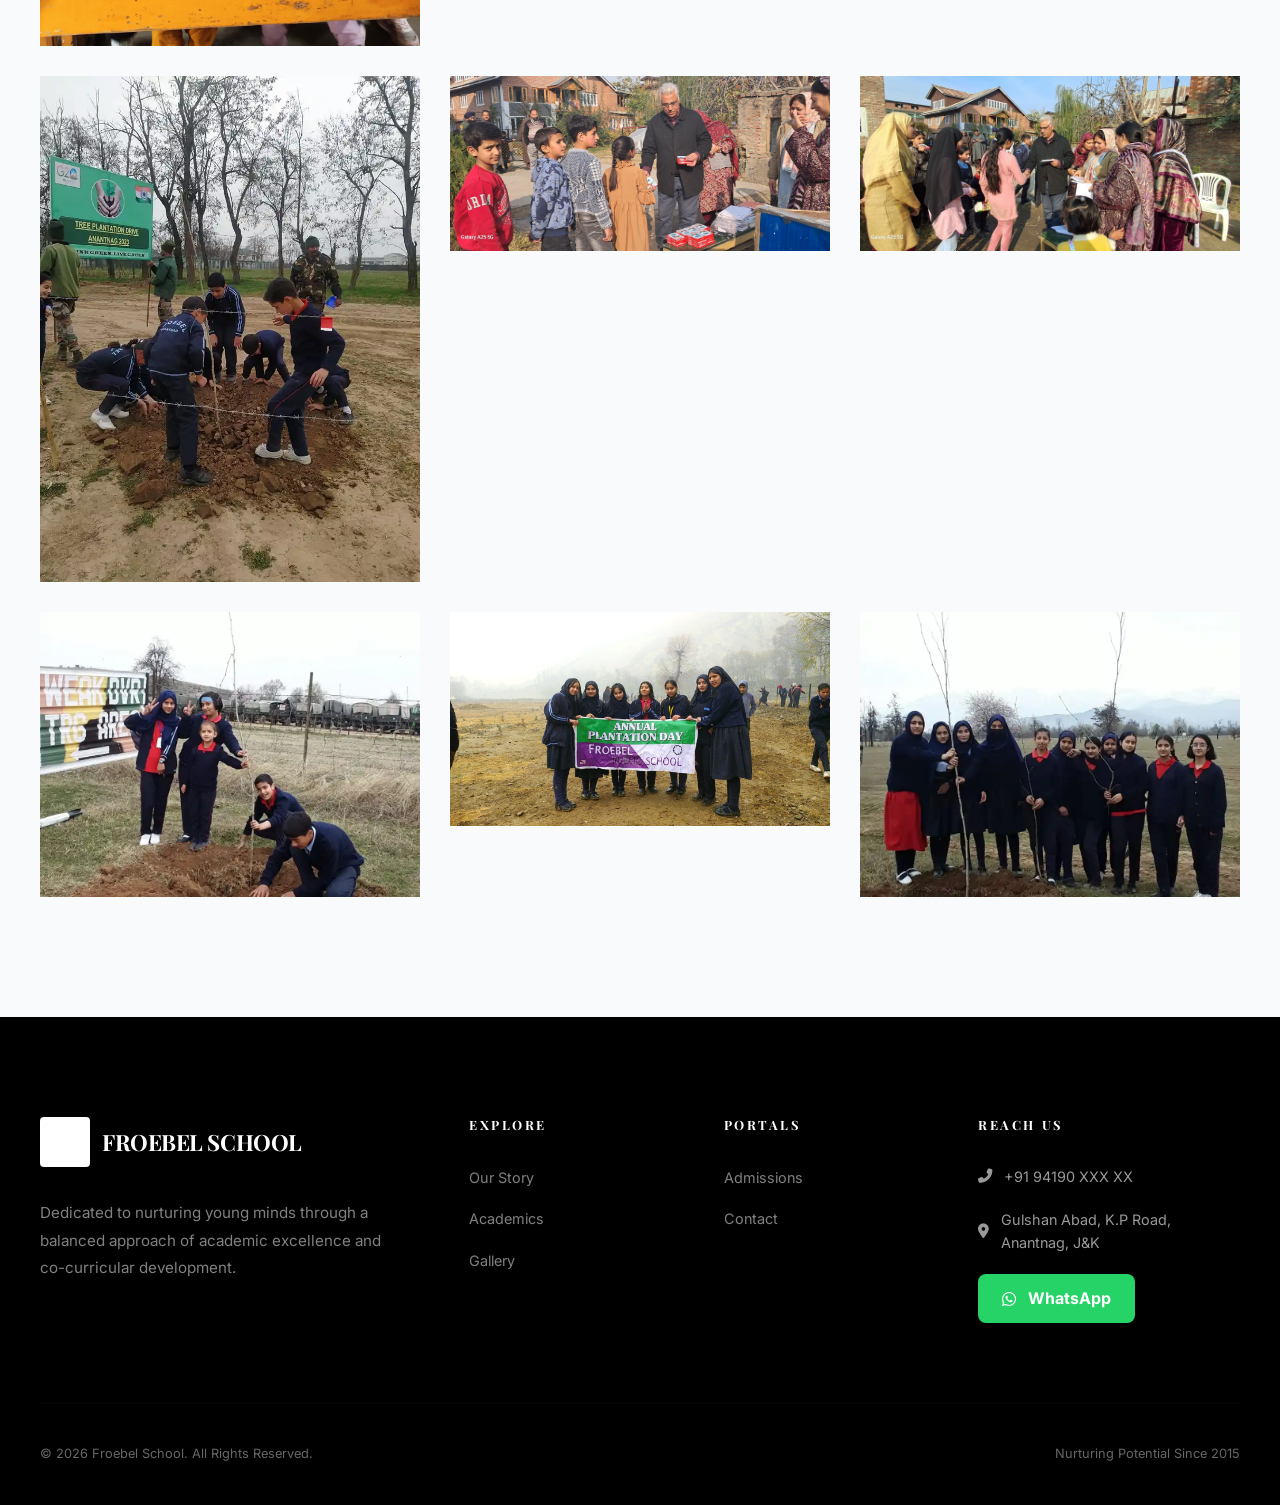
<file: gallery.html>
<!DOCTYPE html>
<html lang="en">
<head>
    <meta charset="UTF-8">
    <meta name="viewport" content="width=device-width, initial-scale=1.0">
    <title>Gallery | Froebel School</title>
    <link rel="stylesheet" href="css/style.css">
    <link rel="stylesheet" href="css/components.css">
    <link rel="stylesheet" href="css/animations.css">
    <!-- Fonts -->
    <link rel="preconnect" href="https://fonts.googleapis.com">
    <link rel="preconnect" href="https://fonts.gstatic.com" crossorigin>
    <link href="https://fonts.googleapis.com/css2?family=Inter:wght@300;400;500;600;700&family=Playfair+Display:wght@400;700&display=swap" rel="stylesheet">
    
    <!-- External Assets -->
    <link rel="stylesheet" href="https://cdnjs.cloudflare.com/ajax/libs/font-awesome/6.4.0/css/all.min.css">
</head>
<body>

    <!-- Navbar -->
    <nav class="scrolled">
        <div class="container" style="display: flex; justify-content: space-between; align-items: center; padding: 10px 0;">
            <a href="index.html" class="logo">
                <img src="assets/images/logo.jpg" alt="Froebel Logo">
                <span>FROEBEL SCHOOL</span>
            </a>
            <div class="nav-right" style="display: flex; align-items: center; gap: 60px;">
                <div class="mobile-close" style="position: absolute; top: 30px; right: 30px; font-size: 2rem; cursor: pointer;"><i class="fas fa-times"></i></div>
                <ul class="nav-links">
                    <li><a href="index.html">Home</a></li>
                    <li><a href="about.html">About</a></li>
                    <li><a href="academics.html">Academics</a></li>
                    <li><a href="gallery.html">Gallery</a></li>
                    <li><a href="contact.html">Contact</a></li>
                </ul>
                <div class="nav-actions" style="display: flex; gap: 12px; align-items: center;">
                    <a href="notices.html" class="btn btn-outline" style="padding: 10px 24px; font-size: 0.8rem; border-radius: 100px; color: inherit; border-color: currentColor;">Notices</a>
                    <a href="admissions.html" class="btn btn-primary" style="padding: 10px 24px; font-size: 0.8rem; border-radius: 100px;">Admissions</a>
                </div>
            </div>
            <div class="menu-btn" style="display: none; font-size: 1.8rem; cursor: pointer; color: inherit;"><i class="fas fa-bars"></i></div>
        </div>
    </nav>

    <!-- Banner -->
    <section class="page-banner" style="background: var(--dark); padding: 150px 0 80px; color: white; text-align: center;">
        <div class="container">
            <h1 style="color: white; font-size: 3.5rem;">Our Gallery</h1>
            <p style="opacity: 0.8; font-size: 1.2rem;">Capturing moments of joy, discovery, and growth.</p>
        </div>
    </section>

    <!-- Gallery Grid -->
    <section class="gallery-main section">
        <div class="container">
            <!-- Filter placeholder -->
            <div class="text-center" style="margin-bottom: 40px;">
                <div class="gallery-filters" style="display: flex; justify-content: center; gap: 15px; flex-wrap: wrap;">
                    <button class="btn btn-secondary filter-btn active" data-filter="all">All Photos</button>
                    <button class="btn btn-outline filter-btn" data-filter="campus" style="color: var(--dark-gray); border-color: var(--gray);">Campus</button>
                    <button class="btn btn-outline filter-btn" data-filter="events" style="color: var(--dark-gray); border-color: var(--gray);">Events</button>
                    <button class="btn btn-outline filter-btn" data-filter="drives" style="color: var(--dark-gray); border-color: var(--gray);">Education Drives</button>
                    <button class="btn btn-outline filter-btn" data-filter="activities" style="color: var(--dark-gray); border-color: var(--gray);">Activities</button>
                </div>
            </div>

            <div class="grid grid-3 gallery-grid stagger-container">
                <div class="animate-child gallery-item img-zoom-container" data-category="campus"><img src="assets/1.jpg" alt="Campus"></div>
                <div class="animate-child gallery-item img-zoom-container" data-category="activities"><img src="assets/2.jpg" alt="Activities"></div>
                <div class="animate-child gallery-item img-zoom-container" data-category="events"><img src="assets/3.jpg" alt="Events"></div>
                <div class="animate-child gallery-item img-zoom-container" data-category="drives"><img src="assets/edudrive/edudrives1.webp" alt="Education Drive"></div>
                <div class="animate-child gallery-item img-zoom-container" data-category="drives"><img src="assets/edudrive/edudrives2.webp" alt="Education Drive"></div>
                <div class="animate-child gallery-item img-zoom-container" data-category="activities"><img src="assets/4.jpg" alt="Activities"></div>
                <div class="animate-child gallery-item img-zoom-container" data-category="campus"><img src="assets/5.jpg" alt="Campus"></div>
                <div class="animate-child gallery-item img-zoom-container" data-category="drives"><img src="assets/edudrive/edudrives3.webp" alt="Education Drive"></div>
                <div class="animate-child gallery-item img-zoom-container" data-category="events"><img src="assets/7.jpg" alt="Events"></div>
                <div class="animate-child gallery-item img-zoom-container" data-category="drives"><img src="assets/edudrive/edudrives4.webp" alt="Education Drive"></div>
                <div class="animate-child gallery-item img-zoom-container" data-category="activities"><img src="assets/9.jpg" alt="Activities"></div>
                <div class="animate-child gallery-item img-zoom-container" data-category="campus"><img src="assets/10.jpg" alt="Campus"></div>
                <div class="animate-child gallery-item img-zoom-container" data-category="drives"><img src="assets/edudrive/edudrives5.webp" alt="Education Drive"></div>
                <div class="animate-child gallery-item img-zoom-container" data-category="activities"><img src="assets/11.jpg" alt="Activities"></div>
                <div class="animate-child gallery-item img-zoom-container" data-category="drives"><img src="assets/edudrive/edudrives6.webp" alt="Education Drive"></div>
            </div>
        </div>
    </section>

    <!-- 10. Contact + Footer - Closure -->
    <footer style="background: #000; color: white; padding: 100px 0 40px;">
        <div class="container">
            <div class="footer-grid" style="grid-template-columns: 2fr 1fr 1fr 1.5fr; display: grid; gap: 80px; margin-bottom: 80px;">
                <div class="footer-content">
                    <div class="logo" style="margin-bottom: 32px; color: white;">
                        <img src="assets/images/logo.jpg" alt="Froebel Logo" style="filter: brightness(0) invert(1); height: 50px;">
                        <span>FROEBEL SCHOOL</span>
                    </div>
                    <p style="opacity: 0.5; font-size: 0.95rem; line-height: 1.8; margin-bottom: 32px;">Dedicated to nurturing young minds through a balanced approach of academic excellence and co-curricular development.</p>
                </div>
                <div class="footer-content">
                    <h4 style="color: white; font-size: 0.8rem; text-transform: uppercase; letter-spacing: 0.2em; margin-bottom: 32px;">Explore</h4>
                    <ul style="display: flex; flex-direction: column; gap: 16px; list-style: none;">
                        <li><a href="about.html" style="opacity: 0.5; transition: 0.3s; font-size: 0.9rem;">Our Story</a></li>
                        <li><a href="academics.html" style="opacity: 0.5; transition: 0.3s; font-size: 0.9rem;">Academics</a></li>
                        <li><a href="gallery.html" style="opacity: 0.5; transition: 0.3s; font-size: 0.9rem;">Gallery</a></li>
                    </ul>
                </div>
                <div class="footer-content">
                    <h4 style="color: white; font-size: 0.8rem; text-transform: uppercase; letter-spacing: 0.2em; margin-bottom: 32px;">Portals</h4>
                    <ul style="display: flex; flex-direction: column; gap: 16px; list-style: none;">
                        <li><a href="admissions.html" style="opacity: 0.5; transition: 0.3s; font-size: 0.9rem;">Admissions</a></li>
                        <li><a href="contact.html" style="opacity: 0.5; transition: 0.3s; font-size: 0.9rem;">Contact</a></li>
                    </ul>
                </div>
                <div class="footer-content">
                    <h4 style="color: white; font-size: 0.8rem; text-transform: uppercase; letter-spacing: 0.2em; margin-bottom: 32px;">Reach Us</h4>
                    <div style="display: flex; flex-direction: column; gap: 20px;">
                        <a href="tel:+9194190XXXXX" style="display: flex; align-items: center; gap: 12px; color: white; opacity: 0.6; font-size: 0.9rem;"><i class="fas fa-phone-alt"></i> +91 94190 XXX XX</a>
                        <p style="display: flex; align-items: center; gap: 12px; color: white; opacity: 0.6; font-size: 0.9rem;"><i class="fas fa-map-marker-alt"></i> Gulshan Abad, K.P Road, Anantnag, J&K</p>
                        <a href="https://wa.me/9194190XXXXX" style="display: inline-flex; align-items: center; gap: 12px; background: #25D366; color: white; padding: 12px 24px; border-radius: 8px; font-weight: 700; width: fit-content;"><i class="fab fa-whatsapp"></i> WhatsApp</a>
                    </div>
                </div>
            </div>
            <div style="padding-top: 40px; border-top: 1px solid rgba(255,255,255,0.05); display: flex; justify-content: space-between; align-items: center; opacity: 0.4; font-size: 0.8rem;">
                <p>&copy; 2026 Froebel School. All Rights Reserved.</p>
                <p>Nurturing Potential Since 2015</p>
            </div>
        </div>
    </footer>

    <script src="js/main.js"></script>
    <script src="js/animations.js"></script>
</body>
</html>
</file>
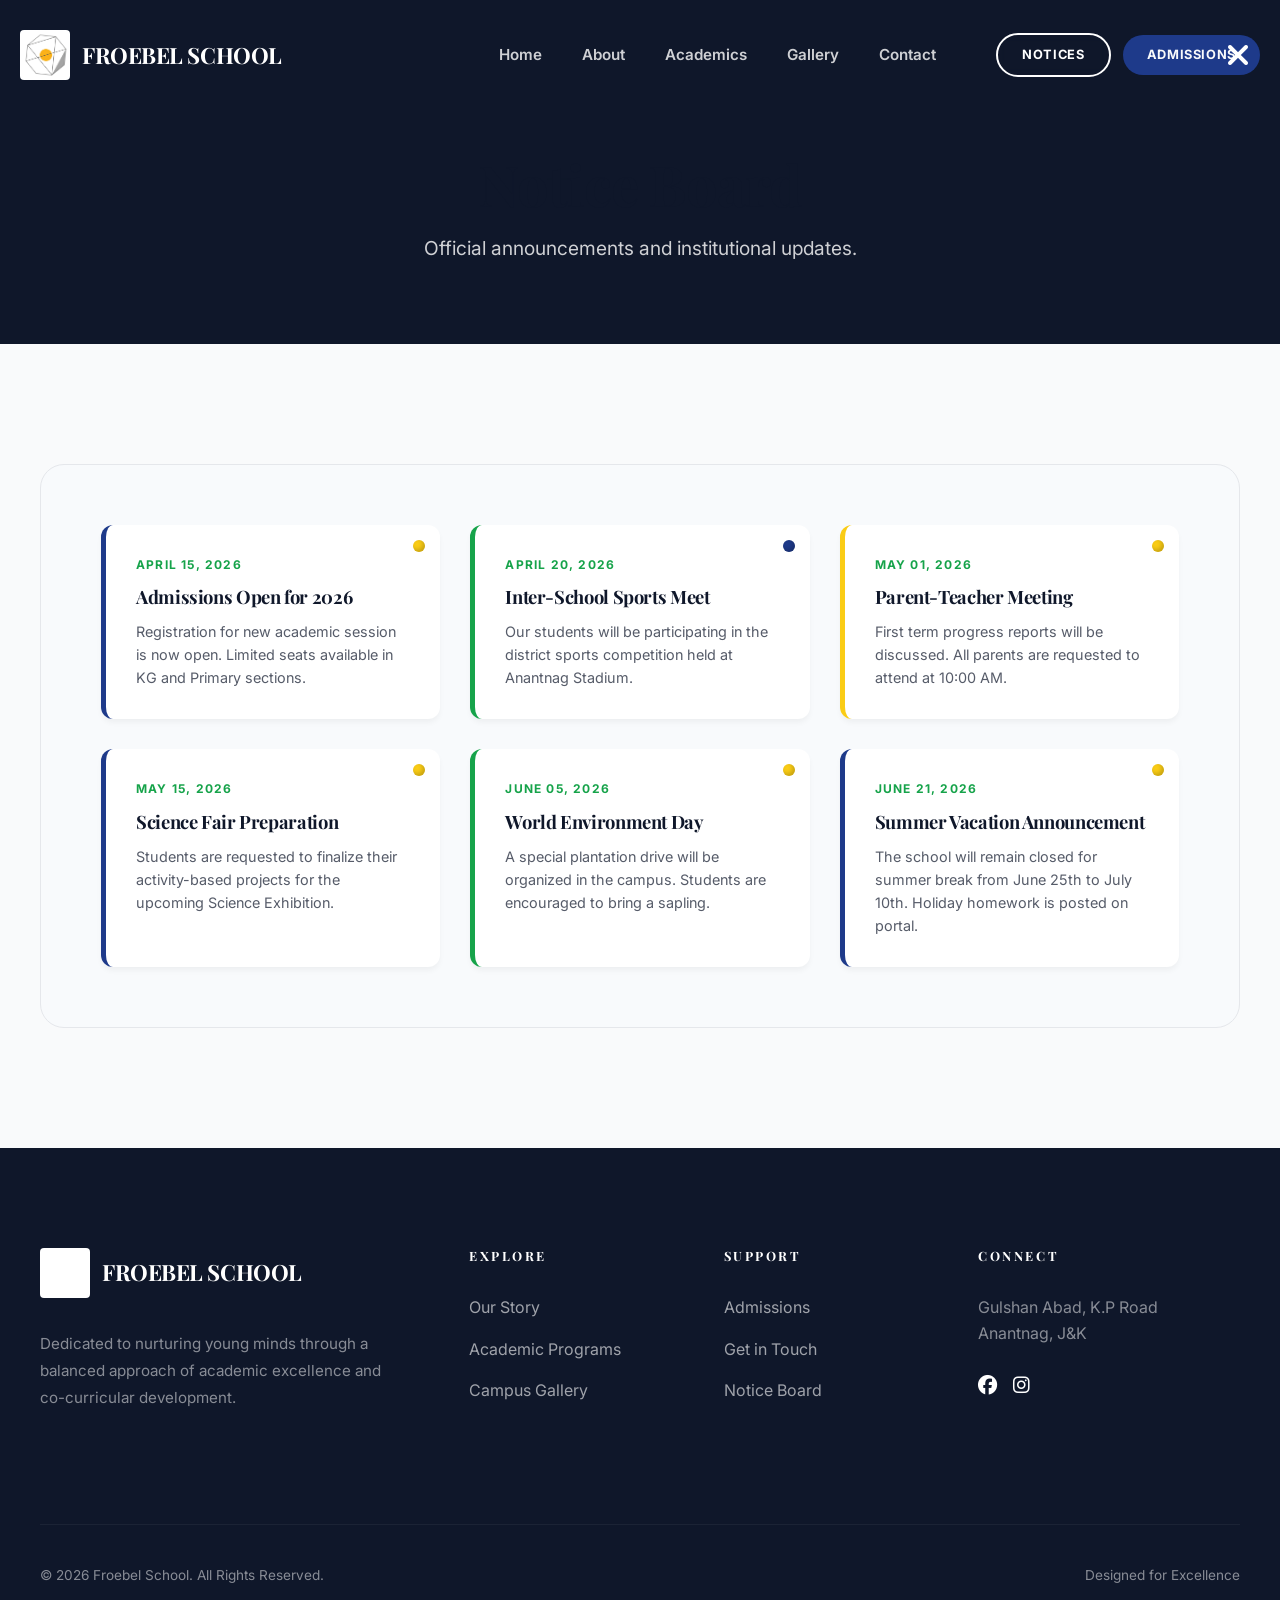
<file: notices.html>
<!DOCTYPE html>
<html lang="en">
<head>
    <meta charset="UTF-8">
    <meta name="viewport" content="width=device-width, initial-scale=1.0">
    <title>Notices | Froebel School</title>
    
    <!-- Branding & Fonts -->
    <link rel="preconnect" href="https://fonts.googleapis.com">
    <link rel="preconnect" href="https://fonts.gstatic.com" crossorigin>
    <link href="https://fonts.googleapis.com/css2?family=Inter:wght@400;500;600;700;800&family=Playfair+Display:wght@700;800;900&display=swap" rel="stylesheet">
    
    <!-- Stylesheets -->
    <link rel="stylesheet" href="css/style.css">
    <link rel="stylesheet" href="css/components.css">
    <link rel="stylesheet" href="css/animations.css">
    <link rel="stylesheet" href="https://cdnjs.cloudflare.com/ajax/libs/font-awesome/6.4.0/css/all.min.css">
</head>
<body>

    <!-- Navbar -->
    <nav class="scrolled">
        <div class="container" style="display: flex; justify-content: space-between; align-items: center; padding: 10px 0;">
            <a href="index.html" class="logo">
                <img src="assets/images/logo.jpg" alt="Froebel Logo">
                <span>FROEBEL SCHOOL</span>
            </a>
            <div class="nav-right" style="display: flex; align-items: center; gap: 60px;">
                <div class="mobile-close" style="position: absolute; top: 30px; right: 30px; font-size: 2rem; cursor: pointer;"><i class="fas fa-times"></i></div>
                <ul class="nav-links">
                    <li><a href="index.html">Home</a></li>
                    <li><a href="about.html">About</a></li>
                    <li><a href="academics.html">Academics</a></li>
                    <li><a href="gallery.html">Gallery</a></li>
                    <li><a href="contact.html">Contact</a></li>
                </ul>
                <div class="nav-actions" style="display: flex; gap: 12px; align-items: center;">
                    <a href="notices.html" class="btn btn-outline" style="padding: 10px 24px; font-size: 0.8rem; border-radius: 100px; color: inherit; border-color: currentColor;">Notices</a>
                    <a href="admissions.html" class="btn btn-primary" style="padding: 10px 24px; font-size: 0.8rem; border-radius: 100px;">Admissions</a>
                </div>
            </div>
            <div class="menu-btn" style="display: none; font-size: 1.8rem; cursor: pointer; color: inherit;"><i class="fas fa-bars"></i></div>
        </div>
    </nav>

    <!-- Page Banner -->
    <section class="page-banner" style="background: var(--dark); padding: 150px 0 80px; color: white; text-align: center;">
        <div class="container">
            <h1 class="animate" style="font-size: 3.5rem; margin-bottom: 16px;">Notice Board</h1>
            <p class="animate" style="opacity: 0.8; font-size: 1.2rem;">Official announcements and institutional updates.</p>
        </div>
    </section>

    <!-- Notices Section -->
    <section class="section">
        <div class="container">
            <div class="notice-board animate">
                <div class="notice-grid">
                    <div class="notice-card">
                        <div class="notice-pin"></div>
                        <span class="notice-date">April 15, 2026</span>
                        <h4>Admissions Open for 2026</h4>
                        <p>Registration for new academic session is now open. Limited seats available in KG and Primary sections.</p>
                    </div>
                    <div class="notice-card" style="border-left-color: var(--secondary);">
                        <div class="notice-pin" style="background: var(--primary);"></div>
                        <span class="notice-date">April 20, 2026</span>
                        <h4>Inter-School Sports Meet</h4>
                        <p>Our students will be participating in the district sports competition held at Anantnag Stadium.</p>
                    </div>
                    <div class="notice-card" style="border-left-color: var(--accent);">
                        <div class="notice-pin"></div>
                        <span class="notice-date">May 01, 2026</span>
                        <h4>Parent-Teacher Meeting</h4>
                        <p>First term progress reports will be discussed. All parents are requested to attend at 10:00 AM.</p>
                    </div>
                    <div class="notice-card">
                        <div class="notice-pin"></div>
                        <span class="notice-date">May 15, 2026</span>
                        <h4>Science Fair Preparation</h4>
                        <p>Students are requested to finalize their activity-based projects for the upcoming Science Exhibition.</p>
                    </div>
                    <div class="notice-card" style="border-left-color: var(--secondary);">
                        <div class="notice-pin"></div>
                        <span class="notice-date">June 05, 2026</span>
                        <h4>World Environment Day</h4>
                        <p>A special plantation drive will be organized in the campus. Students are encouraged to bring a sapling.</p>
                    </div>
                    <div class="notice-card" style="border-left-color: var(--primary);">
                        <div class="notice-pin"></div>
                        <span class="notice-date">June 21, 2026</span>
                        <h4>Summer Vacation Announcement</h4>
                        <p>The school will remain closed for summer break from June 25th to July 10th. Holiday homework is posted on portal.</p>
                    </div>
                </div>
            </div>
        </div>
    </section>

    <!-- Footer -->
    <footer class="footer section" style="background: var(--dark); color: white; padding-top: 100px;">
        <div class="container">
            <div class="footer-grid" style="grid-template-columns: 2fr 1fr 1fr 1.5fr; display: grid; gap: 80px; margin-bottom: 80px;">
                <div class="footer-content">
                    <div class="logo" style="margin-bottom: 32px; color: white;">
                        <img src="assets/images/logo.jpg" alt="Froebel Logo" style="filter: brightness(0) invert(1); height: 50px;">
                        <span>FROEBEL SCHOOL</span>
                    </div>
                    <p style="opacity: 0.5; font-size: 0.95rem; line-height: 1.8; margin-bottom: 32px;">Dedicated to nurturing young minds through a balanced approach of academic excellence and co-curricular development.</p>
                </div>
                <!-- Links -->
                <div class="footer-content">
                    <h4 style="color: white; font-size: 0.8rem; text-transform: uppercase; letter-spacing: 0.2em; margin-bottom: 32px;">Explore</h4>
                    <ul style="display: flex; flex-direction: column; gap: 16px; list-style: none;">
                        <li><a href="about.html" style="color: white; opacity: 0.6; text-decoration: none;">Our Story</a></li>
                        <li><a href="academics.html" style="color: white; opacity: 0.6; text-decoration: none;">Academic Programs</a></li>
                        <li><a href="gallery.html" style="color: white; opacity: 0.6; text-decoration: none;">Campus Gallery</a></li>
                    </ul>
                </div>
                <div class="footer-content">
                    <h4 style="color: white; font-size: 0.8rem; text-transform: uppercase; letter-spacing: 0.2em; margin-bottom: 32px;">Support</h4>
                    <ul style="display: flex; flex-direction: column; gap: 16px; list-style: none;">
                        <li><a href="admissions.html" style="color: white; opacity: 0.6; text-decoration: none;">Admissions</a></li>
                        <li><a href="contact.html" style="color: white; opacity: 0.6; text-decoration: none;">Get in Touch</a></li>
                        <li><a href="notices.html" style="color: white; opacity: 0.6; text-decoration: none;">Notice Board</a></li>
                    </ul>
                </div>
                <div class="footer-content">
                    <h4 style="color: white; font-size: 0.8rem; text-transform: uppercase; letter-spacing: 0.2em; margin-bottom: 32px;">Connect</h4>
                    <p style="opacity: 0.5; margin-bottom: 24px;">Gulshan Abad, K.P Road<br>Anantnag, J&K</p>
                    <div style="display: flex; gap: 16px;">
                        <a href="#" style="color: white; font-size: 1.2rem;"><i class="fab fa-facebook"></i></a>
                        <a href="#" style="color: white; font-size: 1.2rem;"><i class="fab fa-instagram"></i></a>
                    </div>
                </div>
            </div>
            <div style="border-top: 1px solid rgba(255,255,255,0.1); padding-top: 40px; display: flex; justify-content: space-between; align-items: center; opacity: 0.5; font-size: 0.85rem;">
                <p>© 2026 Froebel School. All Rights Reserved.</p>
                <div style="display: flex; gap: 32px;">
                    <span>Designed for Excellence</span>
                </div>
            </div>
        </div>
    </footer>

    <!-- Scripts -->
    <script src="js/main.js"></script>
    <script src="js/animations.js"></script>
</body>
</html>
</file>
<file: css/style.css>
/* 
  Froebel School - Core Styles
  Part of the Premium Activity-Driven School Web Experience
*/

@import url('https://fonts.googleapis.com/css2?family=Inter:wght@300;400;500;600;700&family=Poppins:wght@400;500;600;700&family=Open+Sans:wght@400;600&display=swap');

:root {
  /* Brand Colors - Sophisticated Palette */
  --primary: #1E3A8A;
  --primary-glow: rgba(30, 58, 138, 0.15);
  --secondary: #16A34A;
  --accent: #FACC15;
  --sky: #F0F9FF; /* Subtle surface color */
  
  /* Neutral Palette - Refined */
  --white: #FFFFFF;
  --soft-white: #F9FAFB;
  --surface: #F3F4F6;
  --gray-50: #F9FAFB;
  --gray-100: #F3F4F6;
  --gray-200: #E5E7EB;
  --gray-400: #9CA3AF;
  --gray-600: #4B5563;
  --dark: #0F172A; /* Deeper dark */
  --dark-gray: #1E293B;

    /* Color Palette */
    --primary: #1E3A8A; /* Academic Blue */
    --secondary: #16A34A; /* Growth Green */
    --accent: #FACC15; /* Warm Yellow */
    --sky: #38BDF8; /* Sky Blue */
    --white: #F9FAFB;
    --soft-white: #ffffff;
    --gray-100: #E5E7EB;
    --gray: #64748b;
    --dark: #0f172a;
    --surface: #f8fafc;
    
    /* Typography */
    --font-heading: 'Playfair Display', serif;
    --font-body: 'Inter', sans-serif;
    
    /* Spacing & Borders */
    --radius-sm: 8px;
    --radius-md: 12px;
    --radius-lg: 24px;
    --shadow-sm: 0 4px 6px -1px rgba(0,0,0,0.05);
    --shadow-md: 0 10px 15px -3px rgba(0,0,0,0.1);
    --shadow-lg: 0 25px 50px -12px rgba(0,0,0,0.15);

    /* Spacing - Intentional Whitespace */
    --section-padding: 120px 0;
    --container-width: 1240px;

    /* Transitions */
    --transition: all 0.4s cubic-bezier(0.16, 1, 0.3, 1);
}

* {
    margin: 0;
    padding: 0;
    box-sizing: border-box;
}

html {
  scroll-behavior: smooth;
  -webkit-font-smoothing: antialiased;
  -moz-osx-font-smoothing: grayscale;
}

body {
    font-family: var(--font-body);
    background-color: var(--white);
    color: var(--dark);
    line-height: 1.6;
    overflow-x: hidden;
}

h1, h2, h3, h4 {
    font-family: var(--font-heading);
    color: var(--dark);
    line-height: 1.2;
    letter-spacing: -0.02em;
    font-weight: 700;
}

.logo span {
    font-family: var(--font-heading);
    color: inherit;
    line-height: 1.2;
    letter-spacing: -0.02em;
    font-weight: 700;
}

h2 {
  font-size: 2.75rem;
  margin-bottom: 1.5rem;
}

.text-gradient {
  background: linear-gradient(135deg, var(--primary), var(--secondary));
  -webkit-background-clip: text;
  -webkit-text-fill-color: transparent;
}

a {
  text-decoration: none;
  color: inherit;
  transition: var(--transition);
}

ul {
  list-style: none;
}

img {
  max-width: 100%;
  display: block;
}

.container {
  max-width: var(--container-width);
  margin: 0 auto;
  padding: 0 20px;
}

/* Hero Section & Slider */
.hero {
  position: relative;
  height: 100vh;
  display: flex;
  align-items: center;
  overflow: hidden;
  background: var(--dark);
}

.hero-slider {
  position: absolute;
  top: 0;
  left: 0;
  width: 100%;
  height: 100%;
  z-index: 1;
}

.slide {
  position: absolute;
  top: 0;
  left: 0;
  width: 100%;
  height: 100%;
  background-size: cover;
  background-position: center;
  opacity: 0;
  transition: opacity 1.5s ease-in-out, transform 10s linear;
  transform: scale(1.1);
}

.slide.active {
  opacity: 0.6;
  transform: scale(1);
  z-index: 2;
}

.hero-overlay {
  position: absolute;
  top: 0;
  left: 0;
  width: 100%;
  height: 100%;
  background: linear-gradient(to right, rgba(15, 23, 42, 0.8), transparent);
  z-index: 2;
}

@media (max-width: 768px) {
  .hero-content h1 {
    font-size: 3rem !important;
  }
  .hero-content p {
    font-size: 1.1rem !important;
  }
}

.section {
  padding: var(--section-padding);
  position: relative;
  overflow: hidden;
  max-width: 100%;
}

.text-center { text-align: center; }

/* Grid Helpers */
.grid {
  display: grid;
  gap: 30px;
}

.grid-2 { grid-template-columns: repeat(2, 1fr); }
.grid-3 { grid-template-columns: repeat(3, 1fr); }
.grid-4 { grid-template-columns: repeat(4, 1fr); }

@media (max-width: 992px) {
  .grid-3, .grid-4 { grid-template-columns: repeat(2, 1fr); }
  .grid-2 { grid-template-columns: 1fr; }
  .section { padding: 60px 0; }
}

@media (max-width: 768px) {
  .grid-3, .grid-4 { grid-template-columns: 1fr; }
  h1 { font-size: 2.5rem; }
  h2 { font-size: 2rem; }
}
</file>
<file: css/components.css>
/* 
  Froebel School - UI Components
*/

/* Navbar - High End Feel */
nav {
  position: fixed;
  top: 0;
  width: 100%;
  z-index: 1000;
  transition: all 0.4s cubic-bezier(0.16, 1, 0.3, 1);
  padding: 20px 0;
  color: white; /* Initial state for dark hero */
}

nav.scrolled {
  background: rgba(255, 255, 255, 0.9);
  backdrop-filter: blur(20px);
  padding: 12px 0;
  box-shadow: 0 4px 60px rgba(0, 0, 0, 0.05);
  border-bottom: 1px solid rgba(0, 0, 0, 0.05);
  color: var(--dark);
}

.logo {
  display: flex;
  align-items: center;
  gap: 12px;
  font-weight: 800;
  font-size: 1.4rem;
  color: inherit;
  letter-spacing: -0.04em;
  text-decoration: none;
  transition: color 0.4s cubic-bezier(0.16, 1, 0.3, 1);
}

.logo img {
  height: 50px;
  width: auto;
  border-radius: 4px;
}

.nav-links {
  display: flex;
  gap: 40px;
  list-style: none;
}

.nav-links a {
  text-decoration: none;
  font-weight: 600;
  font-size: 0.95rem;
  color: inherit;
  opacity: 0.8;
  transition: all 0.3s;
  position: relative;
}

.nav-links a:hover {
  opacity: 1;
  color: var(--primary);
}

/* Buttons - Premium State */
.btn {
  display: inline-flex;
  align-items: center;
  justify-content: center;
  padding: 16px 32px;
  border-radius: 100px;
  font-weight: 700;
  font-size: 0.85rem;
  letter-spacing: 0.05em;
  text-transform: uppercase;
  transition: var(--transition);
  cursor: pointer;
  border: none;
}

.btn-primary {
  background: var(--primary);
  color: var(--white);
}

.btn-primary:hover {
  background: var(--dark);
  transform: translateY(-4px);
  box-shadow: 0 10px 20px rgba(30, 58, 138, 0.2);
}

.btn-secondary {
  background: var(--secondary);
  color: var(--white);
}

.btn-secondary:hover {
  filter: brightness(1.1);
  transform: translateY(-4px);
}

.btn-outline {
  border: 2px solid rgba(255,255,255,0.3);
  color: var(--white);
  backdrop-filter: blur(4px);
}

.btn-outline:hover {
  background: var(--white);
  color: var(--primary);
  border-color: var(--white);
}

.hero, .trust-bar, .footer, footer, section {
  overflow-x: hidden !important;
  max-width: 100% !important;
}

body {
    font-family: var(--font-body);
    background-color: var(--white);
    color: var(--dark);
    line-height: 1.6;
    overflow-x: hidden;
    width: 100%;
}

/* Cards - Depth & Interaction */
.card {
  background: var(--white);
  padding: 48px;
  border-radius: var(--radius-md);
  border: 1px solid var(--gray-100);
  transition: var(--transition);
  height: 100%;
}

.card:hover {
  transform: translateY(-12px);
  box-shadow: var(--shadow-hover);
  border-color: transparent;
}

.card-icon {
  width: 64px;
  height: 64px;
  background: var(--sky);
  border-radius: 16px;
  display: flex;
  align-items: center;
  justify-content: center;
  margin-bottom: 32px;
  color: var(--primary);
  font-size: 1.5rem;
  transition: var(--transition);
}

.card:hover .card-icon {
  background: var(--primary);
  color: var(--white);
  transform: scale(1.1) rotate(5deg);
}

/* Feature Cards (Program/Highlights) */
.feature-card {
  border-bottom: 4px solid transparent;
}

.feature-card:hover {
  border-bottom: 4px solid var(--secondary);
}

/* Footer */
footer {
  background: var(--dark);
  color: var(--white);
  padding: 80px 0 30px;
}

.footer-grid {
  display: grid;
  grid-template-columns: 2fr 1fr 1fr 1.5fr;
  gap: 50px;
  margin-bottom: 50px;
}

.footer-content h3 {
  color: var(--white);
  margin-bottom: 25px;
  font-size: 1.25rem;
}

.footer-links li {
  margin-bottom: 12px;
}

.footer-links a {
  color: var(--medium-gray);
  font-size: 0.95rem;
}

.footer-links a:hover {
  color: var(--accent);
  padding-left: 5px;
}

.contact-info li {
  display: flex;
  align-items: flex-start;
  gap: 15px;
  margin-bottom: 20px;
  color: var(--medium-gray);
  font-size: 0.95rem;
}

.footer-bottom {
  padding-top: 30px;
  border-top: 1px solid rgba(255, 255, 255, 0.1);
  display: flex;
  justify-content: space-between;
  color: var(--medium-gray);
  font-size: 0.85rem;
}

/* WhatsApp Floating */
.whatsapp-float {
  position: fixed;
  bottom: 30px;
  right: 30px;
  width: 60px;
  height: 60px;
  background: #25D366;
  color: white;
  border-radius: 50%;
  display: flex;
  align-items: center;
  justify-content: center;
  font-size: 30px;
  box-shadow: 0 5px 15px rgba(0,0,0,0.2);
  z-index: 1000;
  transition: var(--transition);
}

.whatsapp-float:hover {
  transform: scale(1.1) rotate(10deg);
}

/* Responsive Navbar & Optimization */
@media (max-width: 1024px) {
  .nav-right {
    gap: 15px !important;
  }
}

@media (max-width: 900px) {
  nav {
    padding: 15px 0 !important;
  }
  .nav-links, .nav-actions {
    display: none !important;
  }
  .menu-btn {
    display: block !important;
  }
  
  /* Mobile Overlay (Managed via JS) */
  .nav-right.mobile-active {
    display: flex !important;
    position: fixed;
    top: 0;
    left: 0;
    width: 100%;
    height: 100vh;
    background: var(--dark);
    flex-direction: column;
    justify-content: center;
    align-items: center;
    z-index: 1001;
    gap: 40px !important;
    animation: fadeIn 0.4s ease forwards;
  }
  
  .nav-right.mobile-active .nav-links {
    display: flex !important;
    flex-direction: column;
    text-align: center;
    gap: 30px !important;
    opacity: 1;
  }

  .nav-right.mobile-active .nav-links a {
    font-size: 1.5rem;
    color: white;
  }

  .nav-right.mobile-active .nav-actions {
    display: flex !important;
    flex-direction: column;
    gap: 20px !important;
  }

  .nav-right.mobile-active .nav-actions a {
    color: white !important;
    border-color: rgba(255,255,255,0.3) !important;
  }

  /* Close Button in Mobile Menu */
  .mobile-close {
    display: none !important; /* Hidden by default */
  }

  .nav-right.mobile-active .mobile-close {
    display: block !important;
    color: white;
    position: absolute;
    top: 30px;
    right: 30px;
    z-index: 1002;
  }
}
}

@media (max-width: 900px) {
  .footer-grid {
    grid-template-columns: 1fr !important;
    gap: 40px !important;
  }
}

@media (max-width: 600px) {
  .section {
    padding: 80px 0 !important;
  }
  h2 {
    font-size: 2rem !important;
  }
  .grid {
    grid-template-columns: 1fr !important;
    gap: 20px !important;
  }
  .container {
    padding: 0 24px !important;
  }
}

@keyframes fadeIn {
  from { opacity: 0; transform: translateY(-20px); }
  to { opacity: 1; transform: translateY(0); }
}

/* Gallery Interactivity */
.gallery-item {
  transition: opacity 0.4s ease, transform 0.4s ease;
  transform-origin: center;
}

/* Notice Board */
.notice-board {
  background: var(--surface);
  border: 1px solid var(--gray-100);
  border-radius: var(--radius-lg);
  padding: 60px;
  position: relative;
  overflow: hidden;
}

.notice-grid {
  display: grid;
  grid-template-columns: repeat(auto-fill, minmax(280px, 1fr));
  gap: 30px;
}

.notice-card {
  background: white;
  padding: 30px;
  border-radius: var(--radius-md);
  box-shadow: var(--shadow-sm);
  border-left: 5px solid var(--primary);
  transition: var(--transition);
  position: relative;
}

.notice-card:hover {
  transform: translateY(-8px) rotate(1deg);
  box-shadow: var(--shadow-lg);
}

.notice-date {
  font-size: 0.75rem;
  font-weight: 700;
  color: var(--secondary);
  text-transform: uppercase;
  letter-spacing: 0.1em;
  margin-bottom: 12px;
  display: block;
}

.notice-card h4 {
  margin-bottom: 12px;
  font-size: 1.15rem;
}

.notice-card p {
  font-size: 0.9rem;
  opacity: 0.7;
  line-height: 1.6;
}

.notice-pin {
  position: absolute;
  top: 15px;
  right: 15px;
  width: 12px;
  height: 12px;
  background: var(--accent);
  border-radius: 50%;
  box-shadow: inset -2px -2px 4px rgba(0,0,0,0.2);
}
</file>
<file: css/animations.css>
/* 
  Froebel School - Animation System
*/

.animate {
  opacity: 0;
  transform: translateY(40px);
  transition: opacity 0.8s cubic-bezier(0.4, 0, 0.2, 1), 
              transform 0.8s cubic-bezier(0.4, 0, 0.2, 1);
}

.animate.show {
  opacity: 1;
  transform: translateY(0);
}

/* Stagger Children */
.stagger-container .card {
  opacity: 0;
  transform: translateY(30px);
}

/* Delay modifiers */
.delay-100 { transition-delay: 0.1s; }
.delay-200 { transition-delay: 0.2s; }
.delay-300 { transition-delay: 0.3s; }
.delay-400 { transition-delay: 0.4s; }

/* Slide directions */
.slide-left { transform: translateX(-50px); }
.slide-right { transform: translateX(50px); }

.animate.show.slide-left,
.animate.show.slide-right {
  transform: translateX(0);
}

/* Hero Specific Animations */
@keyframes heroFadeUp {
  from {
    opacity: 0;
    transform: translateY(60px);
  }
  to {
    opacity: 1;
    transform: translateY(0);
  }
}

@keyframes bounce {
  0%, 20%, 50%, 80%, 100% {transform: translateX(-50%) translateY(0);}
  40% {transform: translateX(-50%) translateY(-10px);}
  60% {transform: translateX(-50%) translateY(-5px);}
}

@keyframes heroZoom {
  from { transform: scale(1.1); }
  to { transform: scale(1); }
}

.hero-bg img {
  animation: heroZoom 20s infinite alternate cubic-bezier(0.16, 1, 0.3, 1);
}

/* Horizontal Scroll Styling */
.horizontal-scroll {
  display: flex;
  gap: 30px;
  overflow-x: auto;
  padding-bottom: 20px;
  -ms-overflow-style: none; /* IE and Edge */
  scrollbar-width: none; /* Firefox */
}

.horizontal-scroll::-webkit-scrollbar {
  display: none; /* Chrome, Safari and Opera */
}

/* Trust Bar Stagger */
.trust-bar .card {
  opacity: 0;
  transform: translateY(20px);
  transition: all 0.6s cubic-bezier(0.16, 1, 0.3, 1);
}

.trust-bar .card.show {
  opacity: 1;
  transform: translateY(0);
}
</file>
